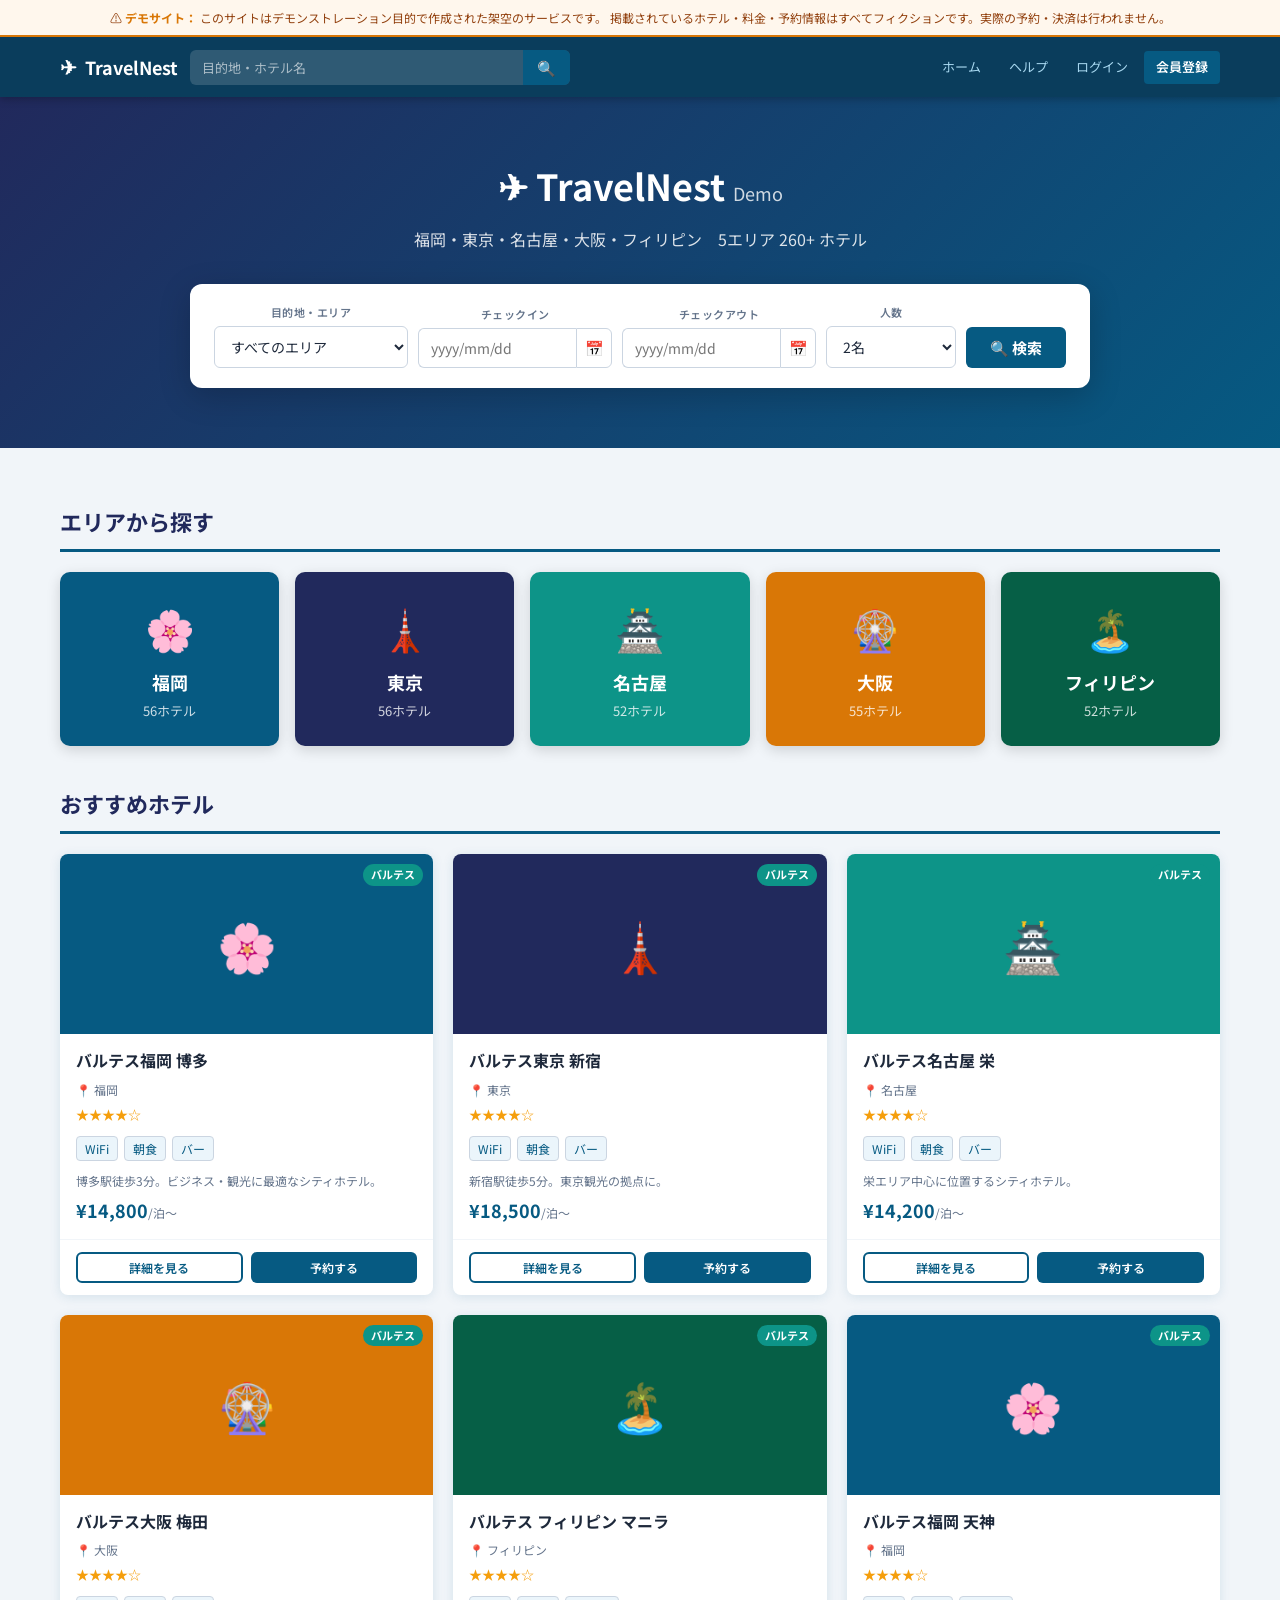
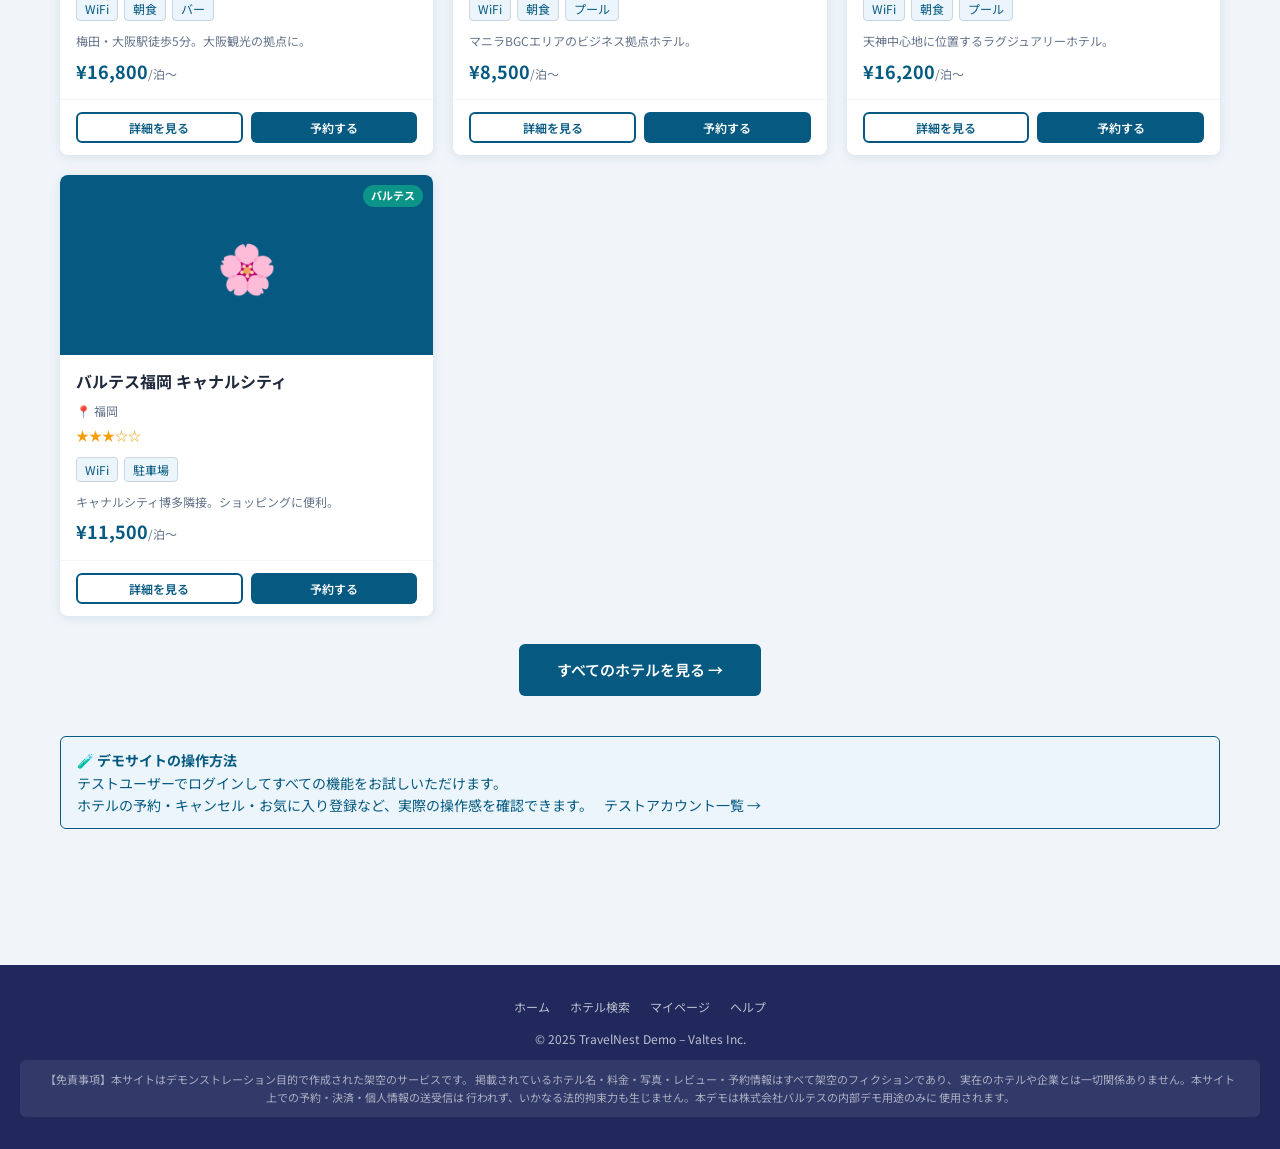
<file: index.html>
<!DOCTYPE html>
<html lang="ja">
<head>
  <meta charset="UTF-8">
  <meta name="viewport" content="width=device-width,initial-scale=1">
  <title>TravelNest Demo – トラベル予約サービス</title>
  <link rel="stylesheet" href="css/style.css">
  <link rel="preconnect" href="https://fonts.googleapis.com">
  <link href="https://fonts.googleapis.com/css2?family=Noto+Sans+JP:wght@400;600;700&display=swap" rel="stylesheet">
</head>
<body>
  <script src="data/master.js"></script>
  <script src="js/app.js"></script>
  <script src="js/layout.js"></script>

  <!-- ヒーロー -->
  <section class="hero">
    <h1>✈ TravelNest <span style="font-size:18px;font-weight:400;opacity:.8">Demo</span></h1>
    <p>福岡・東京・名古屋・大阪・フィリピン　5エリア 260+ ホテル</p>

    <div class="search-box">
      <div class="field">
        <label>目的地・エリア</label>
        <select id="s-region">
          <option value="all">すべてのエリア</option>
        </select>
      </div>
      <div class="field">
        <label>チェックイン</label>
        <div class="date-input-wrap">
          <input type="text" id="s-checkin" placeholder="yyyy/mm/dd" maxlength="10" oninput="autoFormatDate(this)">
          <div class="dp-btn-wrap" onclick="openDatePicker('s-checkin')">📅<input type="date" id="s-checkin-dp" tabindex="-1" onchange="syncFromPicker('s-checkin')"></div>
        </div>
      </div>
      <div class="field">
        <label>チェックアウト</label>
        <div class="date-input-wrap">
          <input type="text" id="s-checkout" placeholder="yyyy/mm/dd" maxlength="10" oninput="autoFormatDate(this)">
          <div class="dp-btn-wrap" onclick="openDatePicker('s-checkout')">📅<input type="date" id="s-checkout-dp" tabindex="-1" onchange="syncFromPicker('s-checkout')"></div>
        </div>
      </div>
      <div class="field" style="max-width:100px">
        <label>人数</label>
        <select id="s-guests">
          <option value="1">1名</option>
          <option value="2" selected>2名</option>
          <option value="3">3名</option>
          <option value="4">4名</option>
          <option value="5">5名以上</option>
        </select>
      </div>
      <button class="btn-search" onclick="doSearch()">🔍 検索</button>
    </div>
  </section>

  <!-- メインコンテンツ -->
  <div class="page-wrap" style="margin-top:32px;">

    <!-- 地域ピックアップ -->
    <h2 class="section-title">エリアから探す</h2>
    <div id="region-cards" style="display:grid;grid-template-columns:repeat(auto-fill,minmax(200px,1fr));gap:16px;margin-bottom:40px;"></div>

    <!-- おすすめホテル -->
    <h2 class="section-title">おすすめホテル</h2>
    <div id="featured-hotels" class="hotel-grid"></div>

    <div style="text-align:center;margin-top:28px;">
      <a href="search.html" class="btn btn-primary" style="font-size:15px;padding:12px 36px;">すべてのホテルを見る →</a>
    </div>

    <!-- デモ案内 -->
    <div class="alert alert-info" style="margin-top:40px;">
      <div>
        <strong>🧪 デモサイトの操作方法</strong><br>
        テストユーザーでログインしてすべての機能をお試しいただけます。<br>
        ホテルの予約・キャンセル・お気に入り登録など、実際の操作感を確認できます。
        <a href="help.html#accounts" style="margin-left:8px;">テストアカウント一覧 →</a>
      </div>
    </div>
  </div>

  <script>
    // ページ初期化
    document.addEventListener("DOMContentLoaded", () => {
      buildPage({ title: "ホーム", activePage: "home" });
      initDateDefaults();
      buildRegionCards();
      buildFeaturedHotels();
      buildRegionOptions();
    });

    function initDateDefaults() {
      // デフォルトは未設定。日程はdate-select.htmlで選択
    }

    function buildRegionOptions() {
      const sel = document.getElementById("s-region");
      REGIONS.forEach(r => {
        const opt = document.createElement("option");
        opt.value = r.id; opt.textContent = r.emoji + " " + r.name;
        sel.appendChild(opt);
      });
    }

    function buildRegionCards() {
      const container = document.getElementById("region-cards");
      REGIONS.forEach(r => {
        const count = HOTELS.filter(h => h.region === r.id).length;
        const card = document.createElement("div");
        card.style.cssText = `
          background:${App.hotelBgColor(r.id)};
          color:white; border-radius:10px; padding:24px 20px;
          cursor:pointer; text-align:center; transition:.2s;
          box-shadow:0 4px 14px rgba(0,0,0,.15);
        `;
        card.innerHTML = `
          <div style="font-size:40px;margin-bottom:8px;">${r.emoji}</div>
          <div style="font-size:18px;font-weight:700;margin-bottom:4px;">${r.name}</div>
          <div style="font-size:13px;opacity:.8">${count}ホテル</div>
        `;
        card.onmouseover = () => { card.style.transform = "translateY(-4px)"; card.style.boxShadow = "0 8px 24px rgba(0,0,0,.25)"; };
        card.onmouseout  = () => { card.style.transform = ""; card.style.boxShadow = "0 4px 14px rgba(0,0,0,.15)"; };
        card.onclick = () => {
          App.saveSearchParams({ region: r.id });
          window.location.href = "search.html";
        };
        container.appendChild(card);
      });
    }

    function buildFeaturedHotels() {
      // 各エリアから高評価ホテルを1件ずつ
      const featured = REGIONS.map(r =>
        HOTELS.filter(h => h.region === r.id && h.stars >= 4)[0]
      ).filter(Boolean);
      // バルテスシリーズも追加
      const valtes = HOTELS.filter(h => h.name.includes("バルテス")).slice(0,3);
      const all = [...new Map([...featured, ...valtes].map(h => [h.id, h])).values()].slice(0,8);

      const container = document.getElementById("featured-hotels");
      all.forEach(h => {
        container.appendChild(createHotelCard(h));
      });
    }

    function createHotelCard(h) {
      const region = App.getRegionById(h.region);
      const card = document.createElement("div");
      card.className = "hotel-card";
      card.innerHTML = `
        <div class="hotel-card-img" style="background:${App.hotelBgColor(h.region)}">
          <span>${region?.emoji || "🏨"}</span>
          ${h.name.includes("バルテス") ? `<span class="tag-ribbon">バルテス</span>` : ""}
        </div>
        <div class="hotel-card-body">
          <div class="hotel-card-name">${h.name}</div>
          <div class="hotel-card-region">📍 ${App.regionName(h.region)}</div>
          <div class="hotel-stars">${App.starsHtml(h.stars)}</div>
          <div class="facility-tags" style="margin:4px 0">
            ${h.facilities.slice(0,3).map(f=>`<span class="facility-tag">${f}</span>`).join("")}
          </div>
          <p style="font-size:12px;color:var(--gray);flex:1">${h.desc}</p>
          <div class="hotel-card-price">${App.fmtPrice(h.priceBase)}<span>/泊〜</span></div>
        </div>
        <div class="hotel-card-actions">
          <button class="btn btn-secondary btn-sm" onclick="openDetail('${h.id}')">詳細を見る</button>
          <button class="btn btn-primary btn-sm" onclick="bookHotel('${h.id}')">予約する</button>
        </div>
      `;
      return card;
    }

    function openDetail(hotelId) {
      window.open(`hotel.html?id=${hotelId}`, "_blank");
    }

    function bookHotel(hotelId) {
      if (!App.requireLogin()) return;
      const ci = App.parseDateStr(document.getElementById("s-checkin")?.value || "");
      const co = App.parseDateStr(document.getElementById("s-checkout")?.value || "");
      const guests = document.getElementById("s-guests").value;
      const sp = App.loadSearchParams();
      sp.hotelId = hotelId;
      sp.guests  = guests;
      if (ci) sp.checkin  = ci;
      if (co) sp.checkout = co;
      App.saveSearchParams(sp);
      window.location.href = `date-select.html?hotelId=${hotelId}`;
    }

    function doSearch() {
      const region   = document.getElementById("s-region").value;
      const checkin  = App.parseDateStr(document.getElementById("s-checkin").value);
      const checkout = App.parseDateStr(document.getElementById("s-checkout").value);
      const guests   = document.getElementById("s-guests").value;
      App.saveSearchParams({ region, checkin, checkout, guests });
      App.showLoading("ホテルを検索中...");
      setTimeout(() => {
        App.hideLoading();
        window.location.href = "search.html";
      }, 3000 + Math.random() * 2000);
    }
  </script>
</body>
</html>
</file>
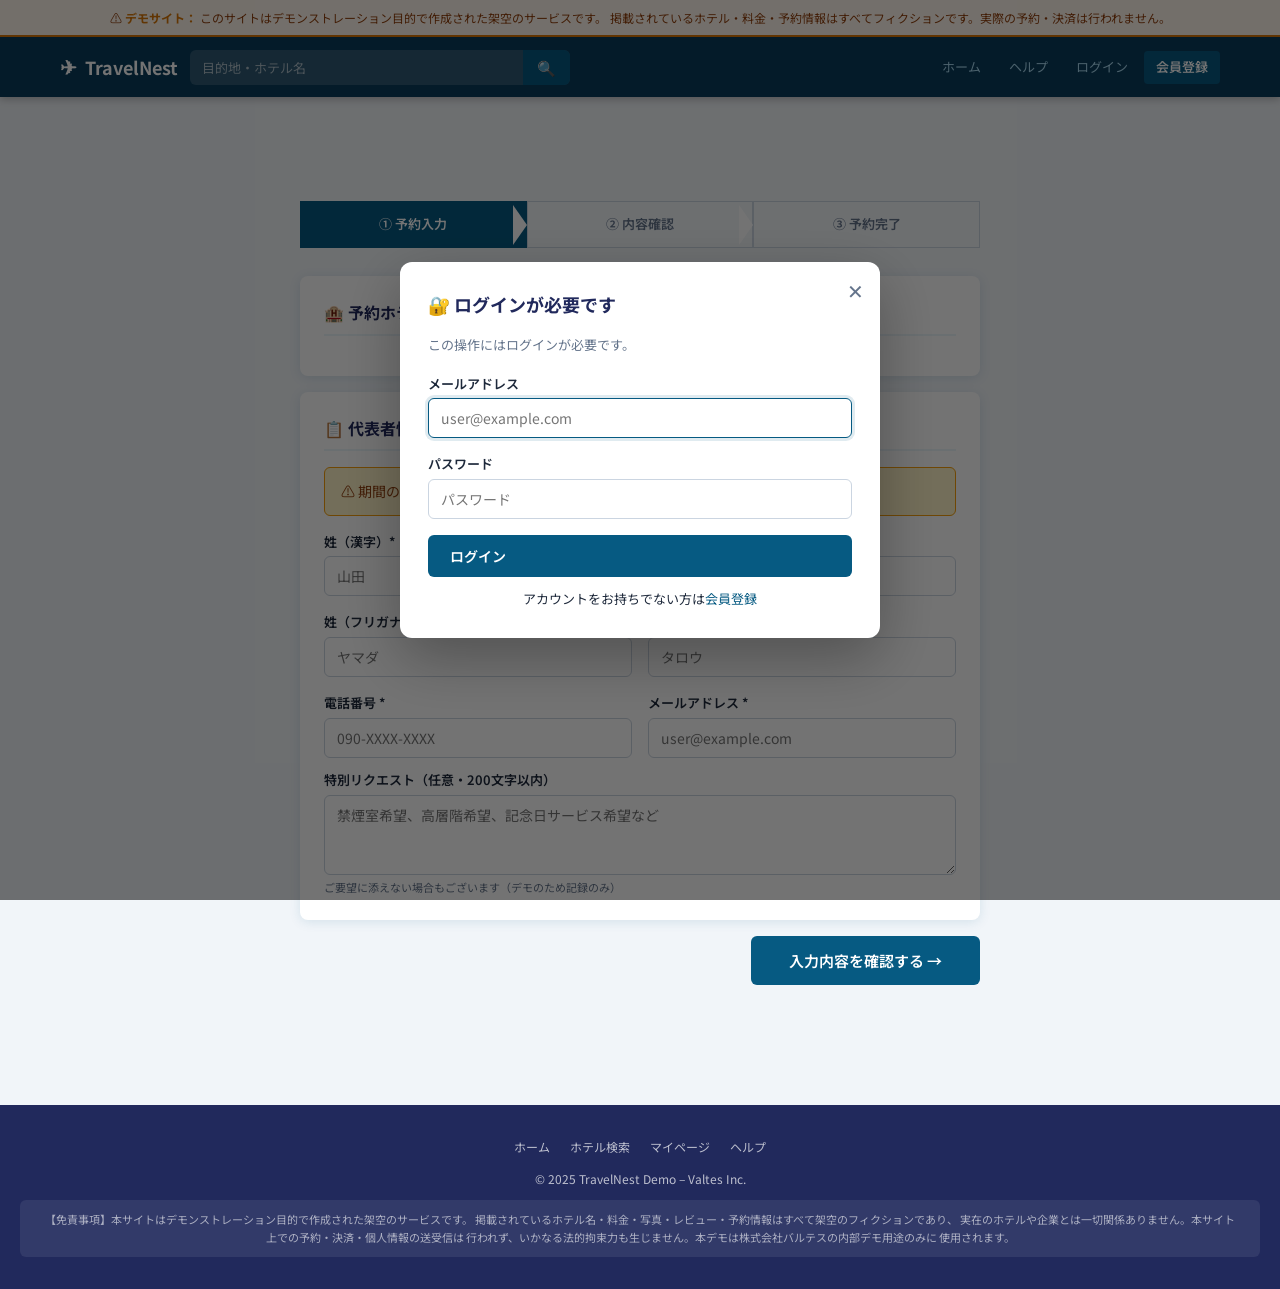
<file: booking.html>
<!DOCTYPE html>
<html lang="ja">
<head>
  <meta charset="UTF-8">
  <meta name="viewport" content="width=device-width,initial-scale=1">
  <title>予約入力 | TravelNest Demo</title>
  <link rel="stylesheet" href="css/style.css">
  <link href="https://fonts.googleapis.com/css2?family=Noto+Sans+JP:wght@400;600;700&display=swap" rel="stylesheet">
</head>
<body>
  <script src="data/master.js"></script>
  <script src="js/app.js"></script>
  <script src="js/layout.js"></script>

  <div class="page-wrap" style="margin-top:80px;max-width:720px">
    <!-- ステップバー -->
    <div class="step-bar">
      <div class="step-item active" id="step1-tab">① 予約入力</div>
      <div class="step-item" id="step2-tab">② 内容確認</div>
      <div class="step-item" id="step3-tab">③ 予約完了</div>
    </div>

    <!-- STEP 1 -->
    <div id="step1">
      <div class="form-section" style="margin-bottom:16px">
        <h3>🏨 予約ホテル</h3>
        <div id="hotel-summary"></div>
      </div>

      <div class="form-section" style="margin-bottom:16px">
        <h3>📋 代表者情報</h3>
        <div class="alert alert-warn" style="margin-bottom:16px">
          ⚠️ 期間の重複する予約は確認画面への進行時に自動チェックされます。
        </div>
        <div style="display:grid;grid-template-columns:1fr 1fr;gap:16px">
          <div class="form-group" id="g-sei">
            <label>姓（漢字）*</label>
            <input type="text" id="b-sei" placeholder="山田">
            <span class="error-msg">必須項目です</span>
          </div>
          <div class="form-group" id="g-mei">
            <label>名（漢字）*</label>
            <input type="text" id="b-mei" placeholder="太郎">
            <span class="error-msg">必須項目です</span>
          </div>
          <div class="form-group" id="g-kana-sei">
            <label>姓（フリガナ）*</label>
            <input type="text" id="b-kana-sei" placeholder="ヤマダ">
            <span class="error-msg">必須項目です</span>
          </div>
          <div class="form-group" id="g-kana-mei">
            <label>名（フリガナ）*</label>
            <input type="text" id="b-kana-mei" placeholder="タロウ">
            <span class="error-msg">必須項目です</span>
          </div>
          <div class="form-group" id="g-phone">
            <label>電話番号 *</label>
            <input type="tel" id="b-phone" placeholder="090-XXXX-XXXX">
            <span class="error-msg">正しい形式で入力してください</span>
          </div>
          <div class="form-group" id="g-email">
            <label>メールアドレス *</label>
            <input type="email" id="b-email" placeholder="user@example.com">
            <span class="error-msg">正しいメールアドレスを入力してください</span>
          </div>
        </div>
        <div class="form-group" style="margin-top:12px">
          <label>特別リクエスト（任意・200文字以内）</label>
          <textarea id="b-special" rows="3" maxlength="200" placeholder="禁煙室希望、高層階希望、記念日サービス希望など"></textarea>
          <span class="hint">ご要望に添えない場合もございます（デモのため記録のみ）</span>
        </div>
      </div>

      <div id="err-step1" class="alert alert-danger hidden"></div>

      <div style="text-align:right">
        <button class="btn btn-primary" style="font-size:15px;padding:12px 36px" onclick="goToStep2()">
          入力内容を確認する →
        </button>
      </div>
    </div>

    <!-- STEP 2 -->
    <div id="step2" class="hidden">
      <div class="form-section" style="margin-bottom:16px">
        <h3>✅ 予約内容のご確認</h3>
        <table class="confirm-table" id="confirm-table"></table>
      </div>

      <div id="err-step2" class="alert alert-danger hidden"></div>

      <div style="display:flex;gap:12px;justify-content:space-between">
        <button class="btn btn-secondary" onclick="backToStep1()">← 入力内容を修正する</button>
        <button class="btn btn-success" style="font-size:15px;padding:12px 36px" onclick="confirmBooking()">
          予約を確定する ✔
        </button>
      </div>
    </div>

    <!-- STEP 3 -->
    <div id="step3" class="hidden">
      <div class="form-section" style="text-align:center;padding:40px 28px">
        <div style="font-size:64px;margin-bottom:16px">✅</div>
        <h2 style="font-size:24px;color:var(--success);margin-bottom:8px">予約が完了しました！</h2>
        <p style="color:var(--gray);margin-bottom:24px">確認メールをお送りしました（デモのため実際には送信されません）</p>

        <div class="booking-no-box">
          <div class="label">予約番号</div>
          <div class="number" id="complete-no"></div>
        </div>

        <div id="complete-summary" style="text-align:left;margin:20px 0"></div>

        <div style="display:flex;gap:12px;justify-content:center;flex-wrap:wrap">
          <a href="mypage.html" class="btn btn-primary">予約履歴を確認する</a>
          <a href="index.html" class="btn btn-secondary">トップに戻る</a>
        </div>
      </div>
    </div>
  </div>

  <script>
    let bookingHotel = null;
    let sp = {};
    let formData = {};

    document.addEventListener("DOMContentLoaded", () => {
      buildPage({ title: "予約入力" });
      if (!App.requireLogin()) return;

      sp = App.loadSearchParams();
      if (!sp.hotelId) { window.location.href = "search.html"; return; }
      if (!sp.checkin || !sp.checkout) { window.location.href = `date-select.html?hotelId=${sp.hotelId}`; return; }

      bookingHotel = App.getHotelById(sp.hotelId);
      if (!bookingHotel) { window.location.href = "search.html"; return; }

      // ホテルサマリー
      const nights = App.calcNights(sp.checkin, sp.checkout);
      const price  = sp.roomPrice || bookingHotel.priceBase;
      const total  = price * nights * (sp.rooms || 1);

      document.getElementById("hotel-summary").innerHTML = `
        <div style="display:flex;gap:16px;align-items:center;flex-wrap:wrap">
          <div style="font-size:36px">${App.getRegionById(bookingHotel.region)?.emoji || "🏨"}</div>
          <div>
            <div style="font-size:16px;font-weight:700">${bookingHotel.name}</div>
            <div style="font-size:13px;color:var(--gray)">📍 ${App.regionName(bookingHotel.region)} &nbsp; ${App.starsHtml(bookingHotel.stars)}</div>
          </div>
          <div style="margin-left:auto;text-align:right">
            <div style="font-size:12px;color:var(--gray)">${App.fmtDateJP(sp.checkin)} → ${App.fmtDateJP(sp.checkout)}</div>
            <div style="font-size:12px;color:var(--gray)">${nights}泊 / 大人${sp.guests || 2}名 / ${sp.roomType || "スタンダードダブル"}</div>
            <div style="font-size:20px;font-weight:700;color:var(--primary)">${App.fmtPrice(total)}</div>
          </div>
        </div>`;

      // ログインユーザーの情報を自動補完
      const u = App.currentUser();
      if (u) {
        const [sei, mei] = u.name.split(" ");
        document.getElementById("b-sei").value  = sei || "";
        document.getElementById("b-mei").value  = mei || "";
        document.getElementById("b-email").value = u.email;
        document.getElementById("b-phone").value = u.phone;
      }

      sp.totalPrice = total;
      sp.nights = nights;
      App.saveSearchParams(sp);
    });

    function goToStep2() {
      const sei      = document.getElementById("b-sei").value.trim();
      const mei      = document.getElementById("b-mei").value.trim();
      const kanaSei  = document.getElementById("b-kana-sei").value.trim();
      const kanaMei  = document.getElementById("b-kana-mei").value.trim();
      const phone    = document.getElementById("b-phone").value.trim();
      const email    = document.getElementById("b-email").value.trim();
      const special  = document.getElementById("b-special").value.trim();

      let valid = true;
      const req = [
        ["g-sei",sei], ["g-mei",mei], ["g-kana-sei",kanaSei],
        ["g-kana-mei",kanaMei], ["g-phone",phone], ["g-email",email]
      ];
      req.forEach(([id, val]) => {
        const g = document.getElementById(id);
        if (!val) { g.classList.add("has-error"); valid = false; }
        else g.classList.remove("has-error");
      });
      if (!email.includes("@")) { document.getElementById("g-email").classList.add("has-error"); valid = false; }

      if (!valid) {
        document.getElementById("err-step1").textContent = "必須項目を正しく入力してください。";
        document.getElementById("err-step1").classList.remove("hidden");
        return;
      }
      document.getElementById("err-step1").classList.add("hidden");

      formData = { sei, mei, kanaSei, kanaMei, phone, email, special };

      // 確認テーブル
      const nights = sp.nights || App.calcNights(sp.checkin, sp.checkout);
      const total  = sp.totalPrice || (bookingHotel.priceBase * nights);
      const rows = [
        ["ホテル",        bookingHotel.name],
        ["部屋タイプ",    sp.roomType || "スタンダードダブル"],
        ["チェックイン",  App.fmtDateJP(sp.checkin)],
        ["チェックアウト",App.fmtDateJP(sp.checkout)],
        [`宿泊数 / 人数`, `${nights}泊 / 大人${sp.guests || 2}名`],
        ["代表者氏名",    `${sei} ${mei}（${kanaSei} ${kanaMei}）`],
        ["電話番号",      phone],
        ["メールアドレス",email],
        ...(special ? [["特別リクエスト", special]] : []),
        ["合計金額",      App.fmtPrice(total)],
      ];
      const tbody = document.getElementById("confirm-table");
      tbody.innerHTML = rows.map(([k,v]) => `<tr><td>${k}</td><td>${v}</td></tr>`).join("");

      document.getElementById("step1").classList.add("hidden");
      document.getElementById("step2").classList.remove("hidden");
      document.getElementById("step1-tab").className = "step-item done";
      document.getElementById("step2-tab").className = "step-item active";
      window.scrollTo(0,0);
    }

    function backToStep1() {
      document.getElementById("step2").classList.add("hidden");
      document.getElementById("step1").classList.remove("hidden");
      document.getElementById("step1-tab").className = "step-item active";
      document.getElementById("step2-tab").className = "step-item";
    }

    function confirmBooking() {
      const res = App.createBooking({
        userId:    App.currentUser().id,
        hotelId:   sp.hotelId,
        checkin:   sp.checkin,
        checkout:  sp.checkout,
        guests:    +(sp.guests || 2),
        rooms:     +(sp.rooms || 1),
        roomType:  sp.roomType || "スタンダードダブル",
        totalPrice:sp.totalPrice || bookingHotel.priceBase * App.calcNights(sp.checkin, sp.checkout),
        specialRequest: formData.special,
      });

      if (!res.ok) {
        document.getElementById("err-step2").textContent = res.msg;
        document.getElementById("err-step2").classList.remove("hidden");
        return;
      }

      // 完了画面
      document.getElementById("step2").classList.add("hidden");
      document.getElementById("step3").classList.remove("hidden");
      document.getElementById("step2-tab").className = "step-item done";
      document.getElementById("step3-tab").className = "step-item active";

      document.getElementById("complete-no").textContent = res.booking.bookingNo;
      document.getElementById("complete-summary").innerHTML = `
        <table class="confirm-table">
          <tr><td>ホテル</td><td>${bookingHotel.name}</td></tr>
          <tr><td>チェックイン</td><td>${App.fmtDateJP(sp.checkin)}</td></tr>
          <tr><td>チェックアウト</td><td>${App.fmtDateJP(sp.checkout)}</td></tr>
          <tr><td>合計金額</td><td>${App.fmtPrice(res.booking.totalPrice)}</td></tr>
        </table>`;

      window.scrollTo(0,0);
      // 検索パラメータをクリア
      App.saveSearchParams({});
    }
  </script>
</body>
</html>
</file>
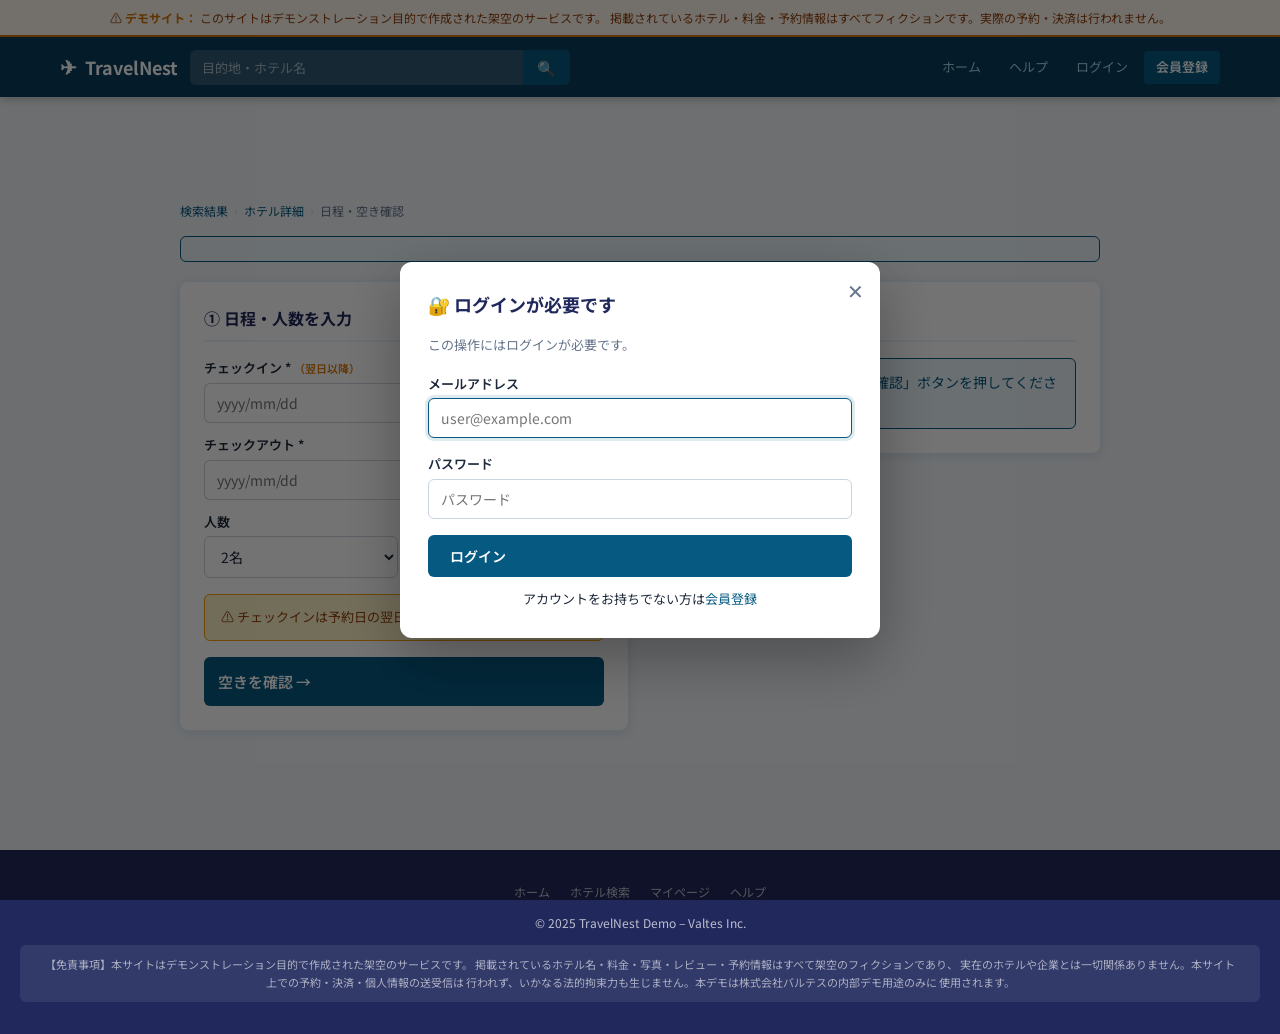
<file: date-select.html>
<!DOCTYPE html>
<html lang="ja">
<head>
  <meta charset="UTF-8">
  <meta name="viewport" content="width=device-width,initial-scale=1">
  <title>日程・空き確認 | TravelNest Demo</title>
  <link rel="stylesheet" href="css/style.css">
  <link href="https://fonts.googleapis.com/css2?family=Noto+Sans+JP:wght@400;600;700&display=swap" rel="stylesheet">
</head>
<body>
  <script src="data/master.js"></script>
  <script src="js/app.js"></script>
  <script src="js/layout.js"></script>

  <div class="page-wrap" style="margin-top:80px;max-width:960px">
    <div class="breadcrumb">
      <a href="search.html">検索結果</a>
      <span class="sep">›</span>
      <a id="hotel-detail-link" href="#">ホテル詳細</a>
      <span class="sep">›</span>
      <span>日程・空き確認</span>
    </div>

    <div id="hotel-info-banner" class="alert alert-info" style="margin-bottom:20px"></div>

    <div class="date-select-grid">

      <!-- ① 日程・人数入力（左） -->
      <div class="form-section">
        <h3>① 日程・人数を入力</h3>

        <div class="form-group" id="ci-group" style="margin-bottom:12px">
          <label>チェックイン * <span style="font-size:11px;color:var(--warn)">（翌日以降）</span></label>
          <div class="date-input-wrap">
            <input type="text" id="ds-checkin" placeholder="yyyy/mm/dd" maxlength="10"
              oninput="autoFormatDate(this);validateCheckin()">
            <div class="dp-btn-wrap" onclick="openDatePicker('ds-checkin')">📅
              <input type="date" id="ds-checkin-dp" tabindex="-1"
                onchange="syncFromPicker('ds-checkin');validateCheckin()">
            </div>
          </div>
          <span class="error-msg">チェックインは翌日以降のみ指定できます</span>
        </div>

        <div class="form-group" id="co-group" style="margin-bottom:12px">
          <label>チェックアウト *</label>
          <div class="date-input-wrap">
            <input type="text" id="ds-checkout" placeholder="yyyy/mm/dd" maxlength="10"
              oninput="autoFormatDate(this);validateDates()">
            <div class="dp-btn-wrap" onclick="openDatePicker('ds-checkout')">📅
              <input type="date" id="ds-checkout-dp" tabindex="-1"
                onchange="syncFromPicker('ds-checkout');validateDates()">
            </div>
          </div>
          <span class="error-msg">チェックアウトはチェックイン翌日以降です</span>
        </div>

        <div style="display:grid;grid-template-columns:1fr 1fr;gap:12px;margin-bottom:16px">
          <div class="form-group">
            <label>人数</label>
            <select id="ds-guests">
              <option value="1">1名</option>
              <option value="2" selected>2名</option>
              <option value="3">3名</option>
              <option value="4">4名</option>
            </select>
          </div>
          <div class="form-group">
            <label>部屋数</label>
            <select id="ds-rooms">
              <option value="1" selected>1室</option>
              <option value="2">2室</option>
              <option value="3">3室</option>
            </select>
          </div>
        </div>

        <div class="alert alert-warn" style="margin-bottom:16px;font-size:13px">
          ⚠️ チェックインは予約日の翌日以降のみ選択できます
        </div>

        <button class="btn btn-primary" style="width:100%;font-size:15px;padding:12px" onclick="checkAvailability()">
          空きを確認 →
        </button>
      </div>

      <!-- ② 空き確認結果（右） -->
      <div>
        <div class="form-section">
          <h3>② 空き確認結果</h3>
          <div id="avail-placeholder" class="alert alert-info" style="margin-bottom:0">
            左の日程を入力して「空きを確認」ボタンを押してください。
          </div>
          <div id="avail-result" class="hidden"></div>
        </div>
      </div>

    </div>
  </div>

  <script>
    let currentHotel = null;
    let nightsCount  = 0;

    document.addEventListener("DOMContentLoaded", () => {
      buildPage({ title: "日程・空き確認" });
      if (!App.requireLogin()) return;

      const params  = new URLSearchParams(window.location.search);
      const hotelId = params.get("hotelId") || App.loadSearchParams().hotelId;
      if (!hotelId) { window.location.href = "search.html"; return; }

      currentHotel = App.getHotelById(hotelId);
      if (!currentHotel) { window.location.href = "search.html"; return; }

      document.getElementById("hotel-info-banner").innerHTML =
        `🏨 <strong>${currentHotel.name}</strong> &nbsp;📍 ${App.regionName(currentHotel.region)} &nbsp; ${App.starsHtml(currentHotel.stars)}`;
      document.getElementById("hotel-detail-link").href = `hotel.html?id=${currentHotel.id}`;

      const sp = App.loadSearchParams();

      // 日付を反映（テキスト + ピッカー両方）
      if (sp.checkin) {
        document.getElementById("ds-checkin").value    = sp.checkin.replace(/-/g, "/");
        document.getElementById("ds-checkin-dp").value = sp.checkin;
      }
      if (sp.checkout) {
        document.getElementById("ds-checkout").value    = sp.checkout.replace(/-/g, "/");
        document.getElementById("ds-checkout-dp").value = sp.checkout;
      }
      document.getElementById("ds-guests").value = sp.guests || "2";

      // 日程が既に指定されている場合は自動で空き確認を実行
      if (sp.checkin && sp.checkout) {
        setTimeout(() => checkAvailability(false), 100);
      }
    });

    function validateCheckin() {
      const ci      = App.parseDateStr(document.getElementById("ds-checkin").value);
      const tomorrow = new Date(); tomorrow.setDate(tomorrow.getDate() + 1); tomorrow.setHours(0,0,0,0);
      const ciG     = document.getElementById("ci-group");

      if (ci && new Date(ci + "T00:00:00") < tomorrow) {
        ciG.classList.add("has-error");
      } else {
        ciG.classList.remove("has-error");
        if (ci) {
          const coDate   = new Date(ci + "T00:00:00"); coDate.setDate(coDate.getDate() + 1);
          const coParsed = App.parseDateStr(document.getElementById("ds-checkout").value);
          if (!coParsed || coParsed <= ci) {
            const fmt = App.fmtDate(coDate);
            document.getElementById("ds-checkout").value    = fmt.replace(/-/g, "/");
            document.getElementById("ds-checkout-dp").value = fmt;
          }
        }
      }
    }

    function validateDates() {
      const ci  = App.parseDateStr(document.getElementById("ds-checkin").value);
      const co  = App.parseDateStr(document.getElementById("ds-checkout").value);
      const coG = document.getElementById("co-group");
      if (ci && co && co <= ci) coG.classList.add("has-error");
      else coG.classList.remove("has-error");
    }

    function checkAvailability(withLoading = true) {
      const ci = App.parseDateStr(document.getElementById("ds-checkin").value);
      const co = App.parseDateStr(document.getElementById("ds-checkout").value);
      const g  = +document.getElementById("ds-guests").value;
      const r  = +document.getElementById("ds-rooms").value;

      if (!ci || !co) { if (withLoading) App.showToast("日程を入力してください", "error"); return; }
      const tomorrow = new Date(); tomorrow.setDate(tomorrow.getDate() + 1); tomorrow.setHours(0,0,0,0);
      if (new Date(ci + "T00:00:00") < tomorrow) { if (withLoading) App.showToast("チェックインは翌日以降のみ指定できます", "error"); return; }
      if (co <= ci) { if (withLoading) App.showToast("チェックアウトはチェックイン翌日以降です", "error"); return; }

      const doRender = () => {
        nightsCount = App.calcNights(ci, co);
        const avail = App.checkAvailability(currentHotel.id, ci, co);

        document.getElementById("avail-placeholder").classList.add("hidden");
        const result = document.getElementById("avail-result");
        result.classList.remove("hidden");

        const DOW_JP = ["日","月","火","水","木","金","土"];

        const blockedHtml = avail.blockedDays.length > 0
          ? `<div class="alert alert-warn" style="margin-bottom:12px;font-size:13px">
               ⚠️ 以下の日程が満室のため、この期間は予約できません。<br>
               ${avail.blockedDays.map(d => {
                 const dt = new Date(d + "T00:00:00");
                 return `<strong>${dt.getMonth()+1}月${dt.getDate()}日（${DOW_JP[dt.getDay()]}）</strong>`;
               }).join("、")}
             </div>`
          : `<div class="alert alert-success" style="margin-bottom:12px;font-size:13px">
               ✅ ${App.fmtDateJP(ci)} → ${App.fmtDateJP(co)}<br>
               ${nightsCount}泊 / 大人${g}名
             </div>`;

        result.innerHTML = `
          ${blockedHtml}
          <div style="overflow-x:auto">
            <table style="width:100%;border-collapse:collapse;font-size:13px">
              <thead>
                <tr>
                  <th style="background:var(--accent);color:white;padding:8px 10px;text-align:left">部屋タイプ</th>
                  <th style="background:var(--accent);color:white;padding:8px 10px;text-align:right">1泊</th>
                  <th style="background:var(--accent);color:white;padding:8px 10px;text-align:right">合計</th>
                  <th style="background:var(--accent);color:white;padding:8px 10px;text-align:center">空室</th>
                  <th style="background:var(--accent);color:white;padding:8px 10px"></th>
                </tr>
              </thead>
              <tbody>
                ${avail.rooms.map((rm, i) => {
                  const total = rm.price * nightsCount * r;
                  return `
                    <tr style="background:${i%2===0?'white':'var(--gray-lt)'}">
                      <td style="padding:8px 10px;font-weight:600;font-size:12px">${rm.type}</td>
                      <td style="padding:8px 10px;text-align:right;color:var(--primary);font-weight:700">${App.fmtPrice(rm.price)}</td>
                      <td style="padding:8px 10px;text-align:right;font-weight:700">${App.fmtPrice(total)}</td>
                      <td style="padding:8px 10px;text-align:center">
                        <span class="badge ${rm.available?'badge-success':'badge-danger'}">${rm.available?'空あり':'満室'}</span>
                      </td>
                      <td style="padding:8px 10px;text-align:center">
                        ${rm.available
                          ? `<button class="btn btn-primary btn-sm" onclick="selectRoom('${rm.type.replace(/'/g,"\\'")}',${rm.price},${total},'${ci}','${co}',${g},${r})">予　約</button>`
                          : `<span style="font-size:11px;color:var(--gray)">満室</span>`
                        }
                      </td>
                    </tr>`;
                }).join("")}
              </tbody>
            </table>
          </div>`;

        const sp = App.loadSearchParams();
        sp.hotelId = currentHotel.id;
        sp.checkin = ci; sp.checkout = co;
        sp.guests = g;   sp.rooms = r;
        App.saveSearchParams(sp);
      };

      if (withLoading) {
        App.showLoading("空きを確認中...");
        setTimeout(() => { App.hideLoading(); doRender(); }, 3000 + Math.random() * 2000);
      } else {
        doRender();
      }
    }

    function selectRoom(type, price, total, ci, co, g, r) {
      const sp = App.loadSearchParams();
      sp.roomType   = type;
      sp.roomPrice  = price;
      sp.totalPrice = total;
      sp.checkin    = ci;
      sp.checkout   = co;
      sp.guests     = g;
      sp.rooms      = r;
      App.saveSearchParams(sp);
      window.location.href = "booking.html";
    }
  </script>
</body>
</html>
</file>
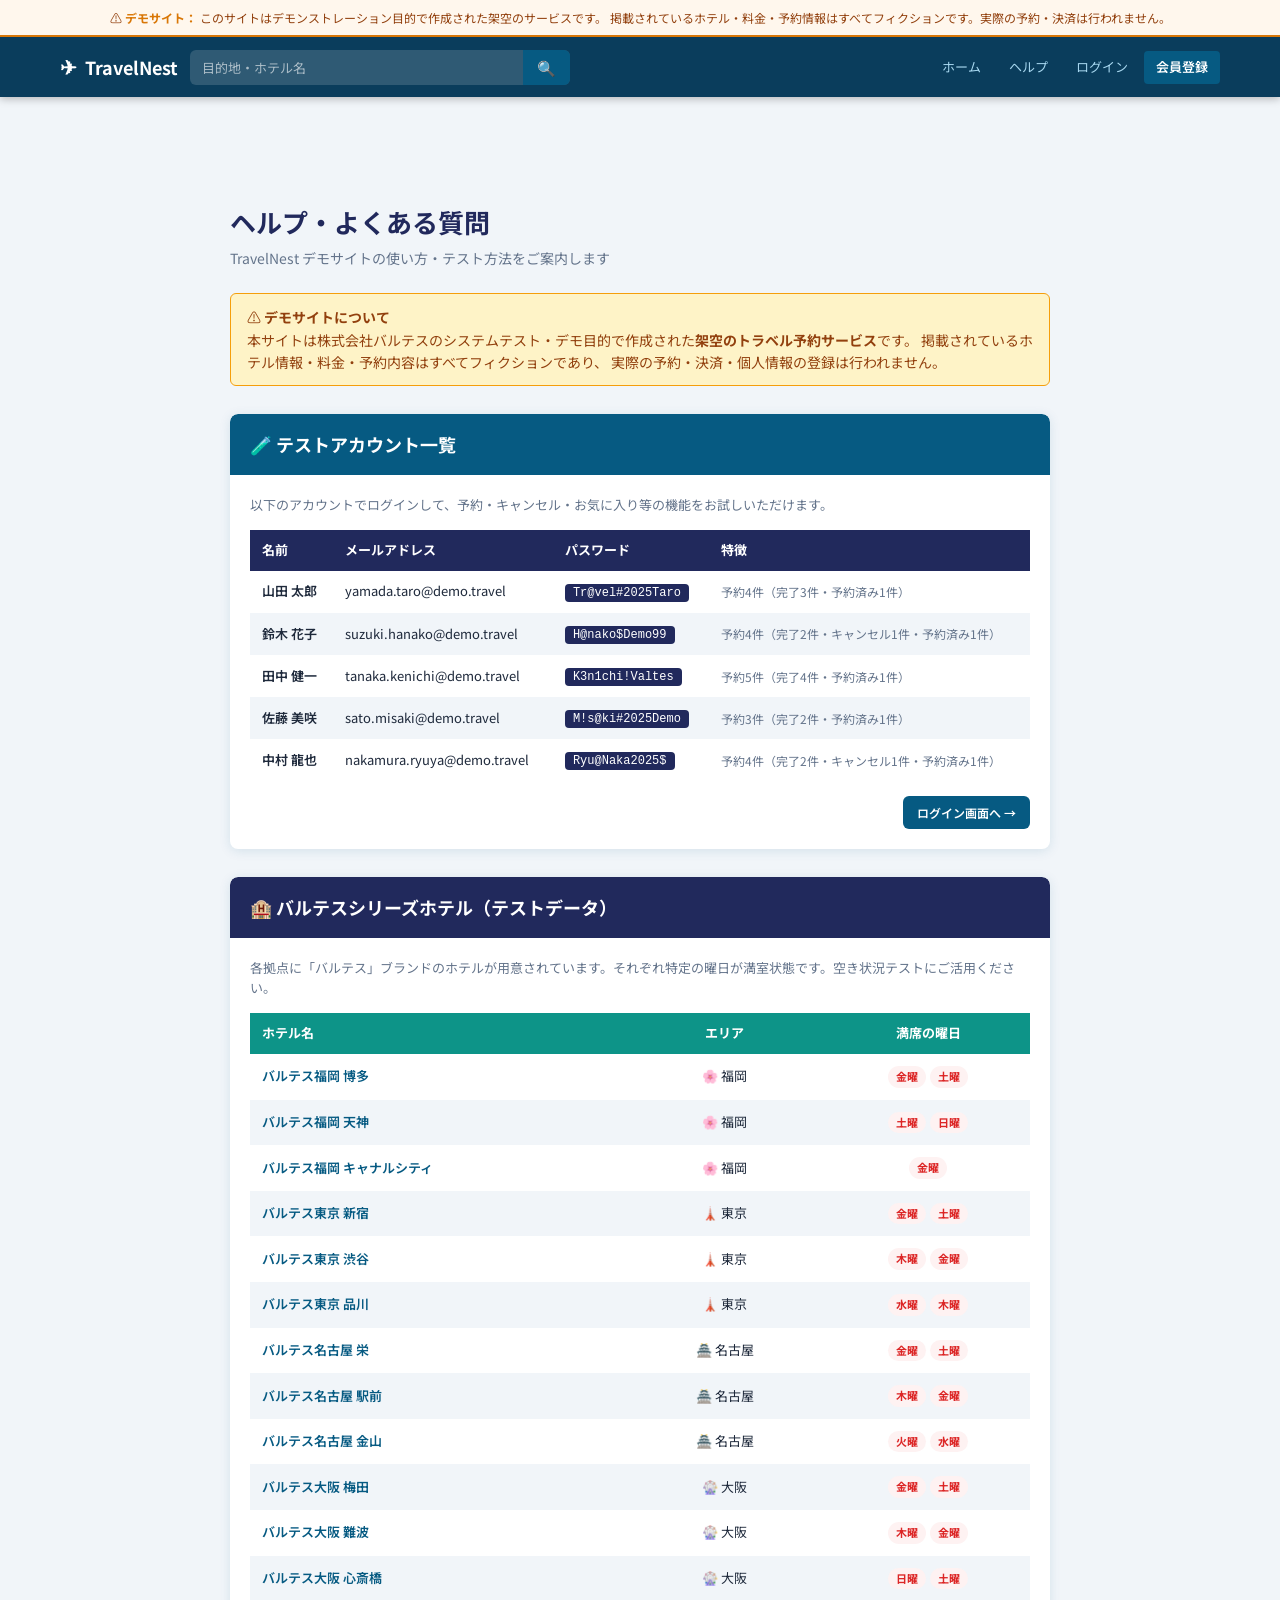
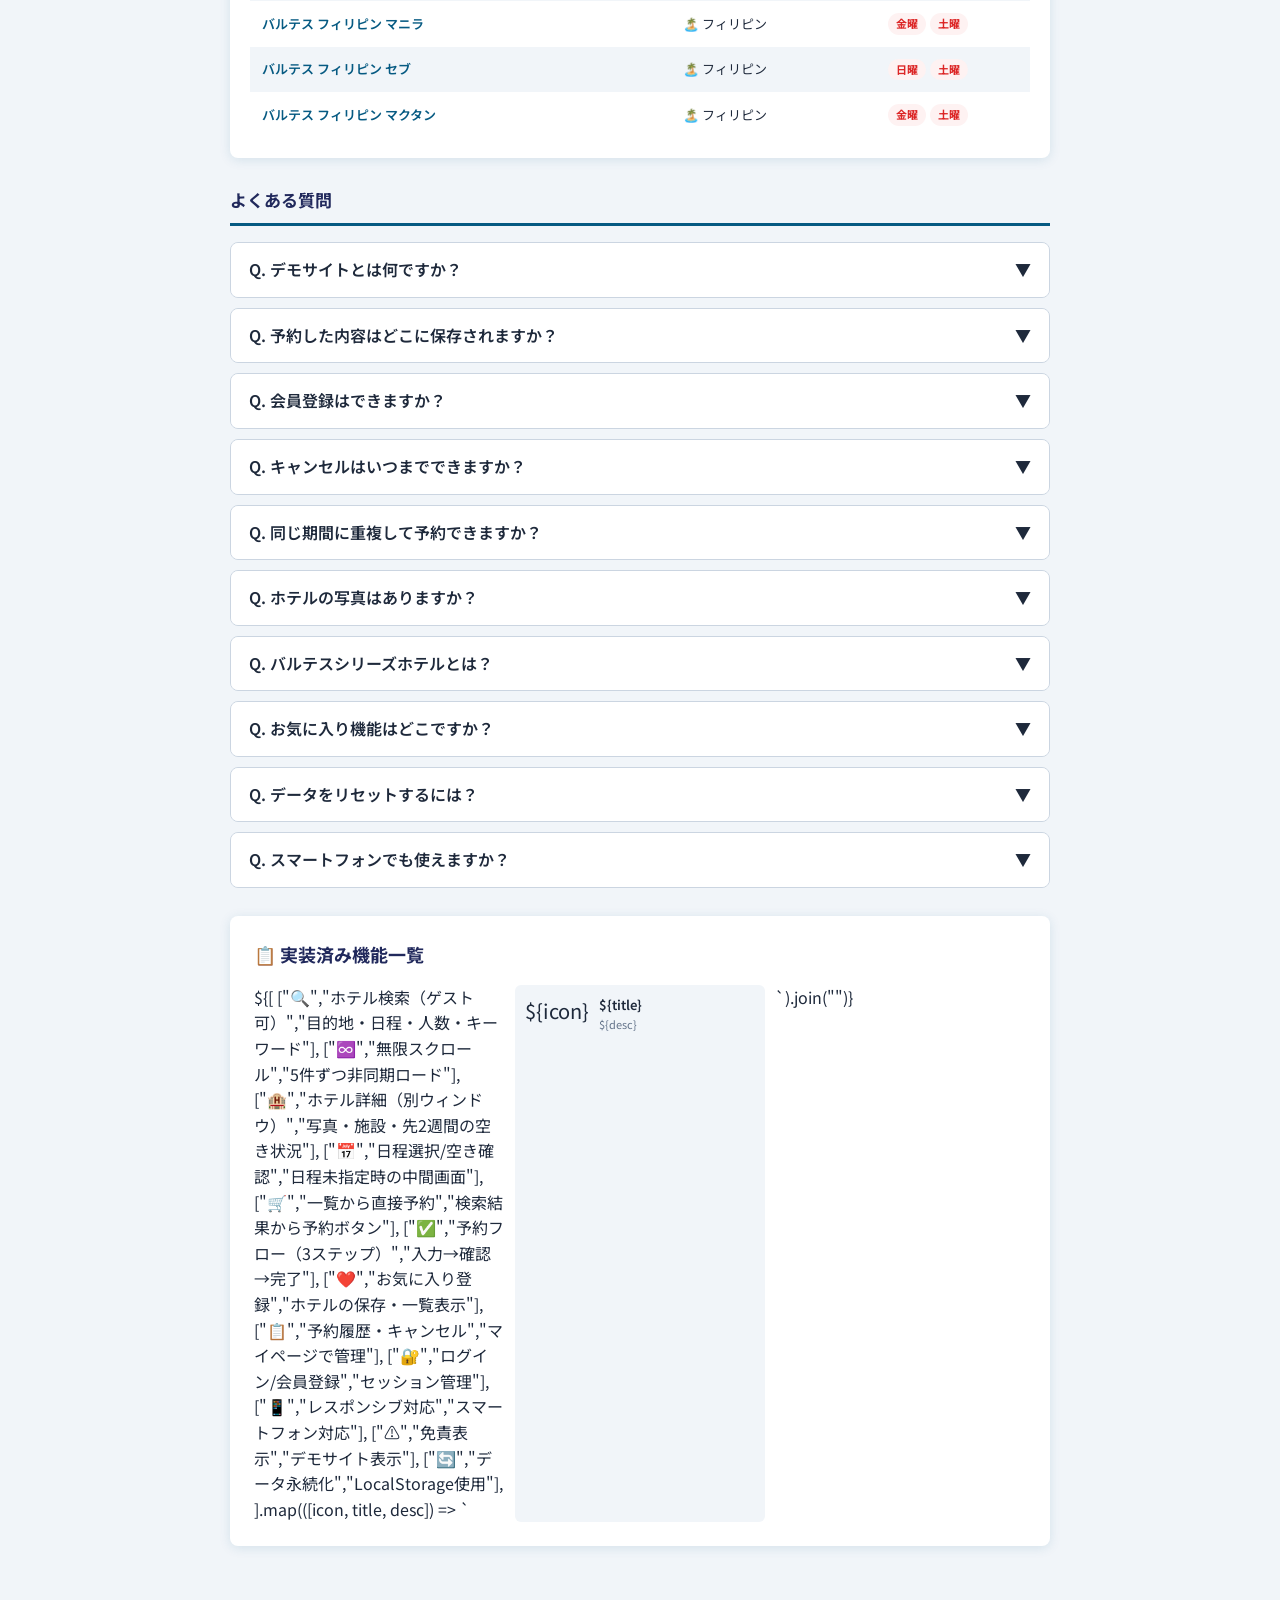
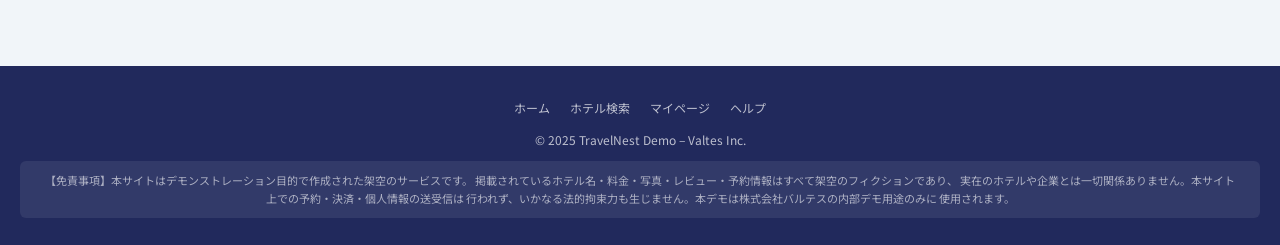
<file: help.html>
<!DOCTYPE html>
<html lang="ja">
<head>
  <meta charset="UTF-8">
  <meta name="viewport" content="width=device-width,initial-scale=1">
  <title>ヘルプ | TravelNest Demo</title>
  <link rel="stylesheet" href="css/style.css">
  <link href="https://fonts.googleapis.com/css2?family=Noto+Sans+JP:wght@400;600;700&display=swap" rel="stylesheet">
  <style>
    .faq-item { border: 1px solid var(--gray-bd); border-radius: 8px; margin-bottom: 10px; overflow: hidden; }
    .faq-q { padding: 14px 18px; cursor: pointer; font-weight: 600; display: flex; justify-content: space-between; align-items: center; background: white; transition: .2s; }
    .faq-q:hover { background: var(--light-bg); }
    .faq-a { padding: 14px 18px; background: var(--gray-lt); font-size: 14px; color: var(--gray); line-height: 1.7; display: none; }
    .faq-item.open .faq-a { display: block; }
    .faq-item.open .faq-q { background: var(--light-bg); color: var(--primary); }
  </style>
</head>
<body>
  <script src="data/master.js"></script>
  <script src="js/app.js"></script>
  <script src="js/layout.js"></script>

  <div class="page-wrap" style="margin-top:80px;max-width:860px">
    <div class="page-title">ヘルプ・よくある質問</div>
    <div class="page-subtitle">TravelNest デモサイトの使い方・テスト方法をご案内します</div>

    <!-- デモサイト説明 -->
    <div class="alert alert-warn" style="margin-bottom:28px;font-size:14px">
      <div>
        ⚠️ <strong>デモサイトについて</strong><br>
        本サイトは株式会社バルテスのシステムテスト・デモ目的で作成された<strong>架空のトラベル予約サービス</strong>です。
        掲載されているホテル情報・料金・予約内容はすべてフィクションであり、
        実際の予約・決済・個人情報の登録は行われません。
      </div>
    </div>

    <!-- テストアカウント -->
    <div class="card" style="margin-bottom:28px">
      <div style="background:var(--primary);color:white;padding:16px 20px;border-radius:8px 8px 0 0">
        <h2 style="font-size:18px;margin:0" id="accounts">🧪 テストアカウント一覧</h2>
      </div>
      <div style="padding:20px;overflow-x:auto">
        <p style="font-size:13px;color:var(--gray);margin-bottom:14px">
          以下のアカウントでログインして、予約・キャンセル・お気に入り等の機能をお試しいただけます。
        </p>
        <table style="width:100%;border-collapse:collapse;font-size:13px;min-width:600px">
          <thead>
            <tr>
              <th style="background:var(--accent);color:white;padding:10px 12px;text-align:left">名前</th>
              <th style="background:var(--accent);color:white;padding:10px 12px;text-align:left">メールアドレス</th>
              <th style="background:var(--accent);color:white;padding:10px 12px;text-align:left">パスワード</th>
              <th style="background:var(--accent);color:white;padding:10px 12px;text-align:left">特徴</th>
            </tr>
          </thead>
          <tbody id="account-table"></tbody>
        </table>
        <div style="margin-top:14px;text-align:right">
          <a href="login.html" class="btn btn-primary btn-sm">ログイン画面へ →</a>
        </div>
      </div>
    </div>

    <!-- バルテスホテル情報 -->
    <div class="card" style="margin-bottom:28px">
      <div style="background:var(--accent);color:white;padding:16px 20px;border-radius:8px 8px 0 0">
        <h2 style="font-size:18px;margin:0">🏨 バルテスシリーズホテル（テストデータ）</h2>
      </div>
      <div style="padding:20px;overflow-x:auto">
        <p style="font-size:13px;color:var(--gray);margin-bottom:14px">
          各拠点に「バルテス」ブランドのホテルが用意されています。それぞれ特定の曜日が満室状態です。空き状況テストにご活用ください。
        </p>
        <table style="width:100%;border-collapse:collapse;font-size:13px;min-width:500px">
          <thead>
            <tr>
              <th style="background:var(--success);color:white;padding:10px 12px;text-align:left">ホテル名</th>
              <th style="background:var(--success);color:white;padding:10px 12px;text-align:center">エリア</th>
              <th style="background:var(--success);color:white;padding:10px 12px;text-align:center">満席の曜日</th>
            </tr>
          </thead>
          <tbody id="valtes-table"></tbody>
        </table>
      </div>
    </div>

    <!-- FAQ -->
    <h2 class="section-title sm" style="margin-bottom:16px">よくある質問</h2>
    <div id="faq-list"></div>

    <!-- 機能一覧 -->
    <div class="card" style="margin-top:28px;padding:24px">
      <h2 style="font-size:18px;color:var(--accent);margin-bottom:16px">📋 実装済み機能一覧</h2>
      <div style="display:grid;grid-template-columns:repeat(auto-fill,minmax(220px,1fr));gap:10px">
        ${[
          ["🔍","ホテル検索（ゲスト可）","目的地・日程・人数・キーワード"],
          ["♾️","無限スクロール","5件ずつ非同期ロード"],
          ["🏨","ホテル詳細（別ウィンドウ）","写真・施設・先2週間の空き状況"],
          ["📅","日程選択/空き確認","日程未指定時の中間画面"],
          ["🛒","一覧から直接予約","検索結果から予約ボタン"],
          ["✅","予約フロー（3ステップ）","入力→確認→完了"],
          ["❤️","お気に入り登録","ホテルの保存・一覧表示"],
          ["📋","予約履歴・キャンセル","マイページで管理"],
          ["🔐","ログイン/会員登録","セッション管理"],
          ["📱","レスポンシブ対応","スマートフォン対応"],
          ["⚠️","免責表示","デモサイト表示"],
          ["🔄","データ永続化","LocalStorage使用"],
        ].map(([icon, title, desc]) => `
          <div style="display:flex;gap:10px;padding:10px;background:var(--gray-lt);border-radius:6px">
            <span style="font-size:20px">${icon}</span>
            <div><div style="font-size:13px;font-weight:600">${title}</div><div style="font-size:11px;color:var(--gray)">${desc}</div></div>
          </div>`).join("")}
      </div>
    </div>
  </div>

  <script>
    document.addEventListener("DOMContentLoaded", () => {
      buildPage({ title: "ヘルプ" });
      buildAccountTable();
      buildValtesTable();
      buildFAQ();
      // アンカーへスクロール
      if (window.location.hash) {
        setTimeout(() => {
          const el = document.getElementById(window.location.hash.slice(1));
          if (el) el.scrollIntoView({ behavior: "smooth" });
        }, 300);
      }
    });

    function buildAccountTable() {
      const tbody = document.getElementById("account-table");
      const descriptions = [
        "予約4件（完了3件・予約済み1件）",
        "予約4件（完了2件・キャンセル1件・予約済み1件）",
        "予約5件（完了4件・予約済み1件）",
        "予約3件（完了2件・予約済み1件）",
        "予約4件（完了2件・キャンセル1件・予約済み1件）",
      ];
      USERS.forEach((u, i) => {
        const tr = document.createElement("tr");
        tr.style.background = i % 2 === 0 ? "white" : "var(--gray-lt)";
        tr.innerHTML = `
          <td style="padding:10px 12px;font-weight:600">${u.name}</td>
          <td style="padding:10px 12px">${u.email}</td>
          <td style="padding:10px 12px">
            <code style="background:var(--accent);color:white;padding:2px 8px;border-radius:4px;font-size:12px">${u.password}</code>
          </td>
          <td style="padding:10px 12px;font-size:12px;color:var(--gray)">${descriptions[i] || ""}</td>`;
        tbody.appendChild(tr);
      });
    }

    function buildValtesTable() {
      const DOW = ["日","月","火","水","木","金","土"];
      const valtesHotels = HOTELS.filter(h => h.name.includes("バルテス"));
      const tbody = document.getElementById("valtes-table");
      valtesHotels.forEach((h, i) => {
        let soldOutDays = [];
        try { soldOutDays = JSON.parse(h.soldOutDays.toString()); } catch(e) {}
        const region = App.getRegionById(h.region);
        const tr = document.createElement("tr");
        tr.style.background = i % 2 === 0 ? "white" : "var(--gray-lt)";
        tr.innerHTML = `
          <td style="padding:10px 12px;font-weight:600">
            <span onclick="window.open('hotel.html?id=${h.id}','_blank')" style="cursor:pointer;color:var(--primary)">${h.name}</span>
          </td>
          <td style="padding:10px 12px;text-align:center">${region?.emoji || ""} ${App.regionName(h.region)}</td>
          <td style="padding:10px 12px;text-align:center">
            ${soldOutDays.map(d => `<span class="badge badge-danger" style="margin:2px">${DOW[d]}曜</span>`).join("")}
          </td>`;
        tbody.appendChild(tr);
      });
    }

    function buildFAQ() {
      const faqs = [
        { q: "デモサイトとは何ですか？", a: "本サイトは株式会社バルテスが開発したシステムテスト・デモンストレーション用の架空のトラベル予約サービスです。実際の予約・決済・個人情報収集は一切行われません。" },
        { q: "予約した内容はどこに保存されますか？", a: "予約データはブラウザのLocalStorageに保存されます。ブラウザのデータをクリアすると消えます。サーバーへの送信は行われません。" },
        { q: "会員登録はできますか？", a: "デモサイトのため実際の会員登録はできません。テストアカウントをご利用ください。" },
        { q: "キャンセルはいつまでできますか？", a: "チェックイン前日の23:59まで。当日以降はキャンセルできません（デモの仕様に基づきます）。" },
        { q: "同じ期間に重複して予約できますか？", a: "同一ユーザーで日程が重なる予約はシステムが自動で検出し、エラーを表示します。" },
        { q: "ホテルの写真はありますか？", a: "デモサイトのため実際の写真は使用していません。地域のシンボル絵文字と背景色で代替表示しています。" },
        { q: "バルテスシリーズホテルとは？", a: "各地域に1〜3件ずつ設置されたテスト用ホテルです。特定の曜日が満席状態に設定されており、空き状況確認機能のテストにご活用いただけます。" },
        { q: "お気に入り機能はどこですか？", a: "ホテル詳細ページ（別ウィンドウ）の左上にある「♡ お気に入り」ボタンで登録できます。ログインが必要です。登録済みのホテルはマイページの「お気に入り」タブで確認できます。" },
        { q: "データをリセットするには？", a: "ブラウザの開発者ツール（F12）→ Application → LocalStorage → travelnest.jp の該当キーを削除してページをリロードしてください。" },
        { q: "スマートフォンでも使えますか？", a: "レスポンシブデザインに対応しています。スマートフォンのブラウザでもご利用いただけます。" },
      ];
      const list = document.getElementById("faq-list");
      faqs.forEach((f, i) => {
        const item = document.createElement("div");
        item.className = "faq-item";
        item.innerHTML = `
          <div class="faq-q" onclick="this.parentElement.classList.toggle('open')">
            <span>Q. ${f.q}</span>
            <span class="chevron">▼</span>
          </div>
          <div class="faq-a">A. ${f.a}</div>`;
        list.appendChild(item);
      });
    }
  </script>
</body>
</html>
</file>
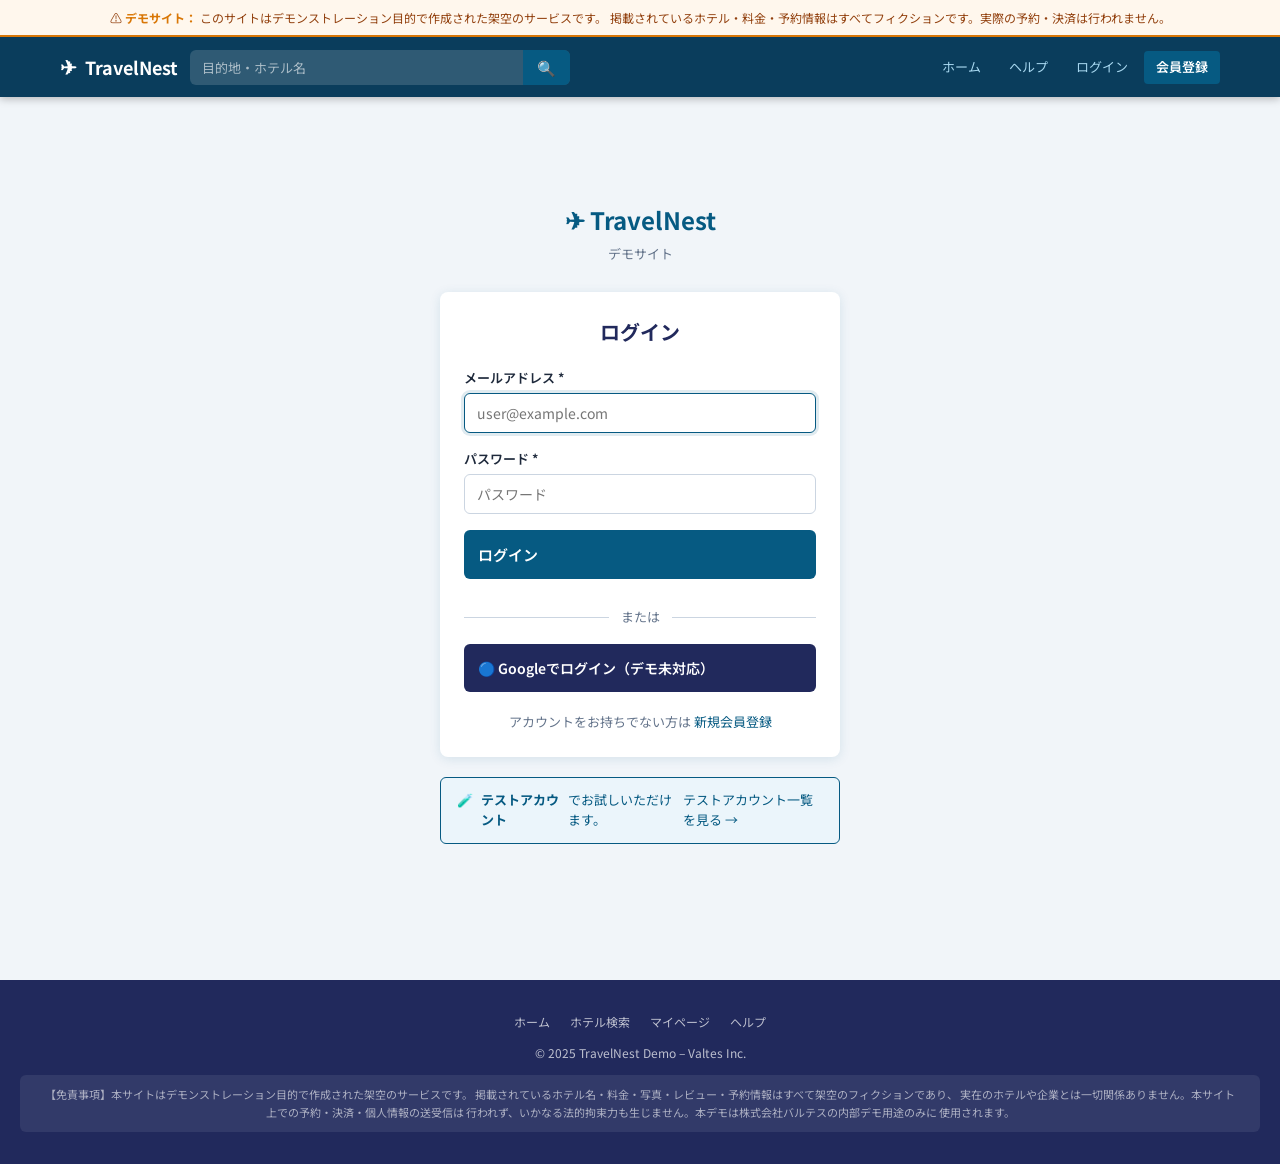
<file: login.html>
<!DOCTYPE html>
<html lang="ja">
<head>
  <meta charset="UTF-8">
  <meta name="viewport" content="width=device-width,initial-scale=1">
  <title>ログイン | TravelNest Demo</title>
  <link rel="stylesheet" href="css/style.css">
  <link href="https://fonts.googleapis.com/css2?family=Noto+Sans+JP:wght@400;600;700&display=swap" rel="stylesheet">
</head>
<body>
  <script src="data/master.js"></script>
  <script src="js/app.js"></script>
  <script src="js/layout.js"></script>

  <div class="page-wrap" style="margin-top:80px;max-width:440px">
    <div style="text-align:center;margin-bottom:28px">
      <a href="index.html" style="font-size:24px;font-weight:700;color:var(--primary);text-decoration:none">✈ TravelNest</a>
      <div style="font-size:13px;color:var(--gray);margin-top:4px">デモサイト</div>
    </div>

    <div class="form-section">
      <h2 style="font-size:20px;color:var(--accent);margin-bottom:20px;text-align:center">ログイン</h2>

      <div id="login-err" class="alert alert-danger hidden" style="margin-bottom:16px"></div>

      <div class="form-group mb-16" id="g-email">
        <label>メールアドレス *</label>
        <input type="email" id="email" placeholder="user@example.com" autocomplete="email"
          onkeydown="if(event.key==='Enter')doLogin()">
        <span class="error-msg">メールアドレスを入力してください</span>
      </div>
      <div class="form-group mb-16" id="g-pw">
        <label>パスワード *</label>
        <input type="password" id="password" placeholder="パスワード"
          onkeydown="if(event.key==='Enter')doLogin()">
        <span class="error-msg">パスワードを入力してください</span>
      </div>

      <button class="btn btn-primary" style="width:100%;font-size:15px;padding:12px;margin-bottom:12px" onclick="doLogin()">
        ログイン
      </button>

      <div style="text-align:center;margin:16px 0;color:var(--gray);font-size:13px;position:relative">
        <span style="background:white;padding:0 12px;position:relative;z-index:1">または</span>
        <hr style="position:absolute;top:50%;width:100%;border:none;border-top:1px solid var(--gray-bd)">
      </div>

      <button class="btn" style="width:100%;background:var(--accent);color:white;padding:12px;margin-bottom:20px;font-size:14px" onclick="App.showToast('Googleログインはデモでは利用できません','info')">
        🔵 Googleでログイン（デモ未対応）
      </button>

      <p style="text-align:center;font-size:13px;color:var(--gray)">
        アカウントをお持ちでない方は
        <a href="register.html">新規会員登録</a>
      </p>
    </div>

    <div class="alert alert-info" style="margin-top:20px;font-size:13px">
      🧪 <strong>テストアカウント</strong>でお試しいただけます。<br>
      <a href="help.html#accounts">テストアカウント一覧を見る →</a>
    </div>
  </div>

  <script>
    document.addEventListener("DOMContentLoaded", () => {
      buildPage({ title: "ログイン" });
      if (App.isLoggedIn()) window.location.href = "mypage.html";
      document.getElementById("email").focus();
    });

    function doLogin() {
      const email = document.getElementById("email").value.trim();
      const pw    = document.getElementById("password").value;
      const errEl = document.getElementById("login-err");

      document.getElementById("g-email").classList.remove("has-error");
      document.getElementById("g-pw").classList.remove("has-error");

      if (!email) { document.getElementById("g-email").classList.add("has-error"); return; }
      if (!pw)    { document.getElementById("g-pw").classList.add("has-error"); return; }

      const res = App.login(email, pw);
      if (!res.ok) {
        errEl.textContent = res.msg;
        errEl.classList.remove("hidden");
        return;
      }

      App.showToast(`ようこそ、${res.user.name}さん！`, "success");
      const redir = sessionStorage.getItem("tn_redirect_after_login");
      setTimeout(() => {
        if (redir) { sessionStorage.removeItem("tn_redirect_after_login"); window.location.href = redir; }
        else window.location.href = "mypage.html";
      }, 500);
    }
  </script>
</body>
</html>
</file>
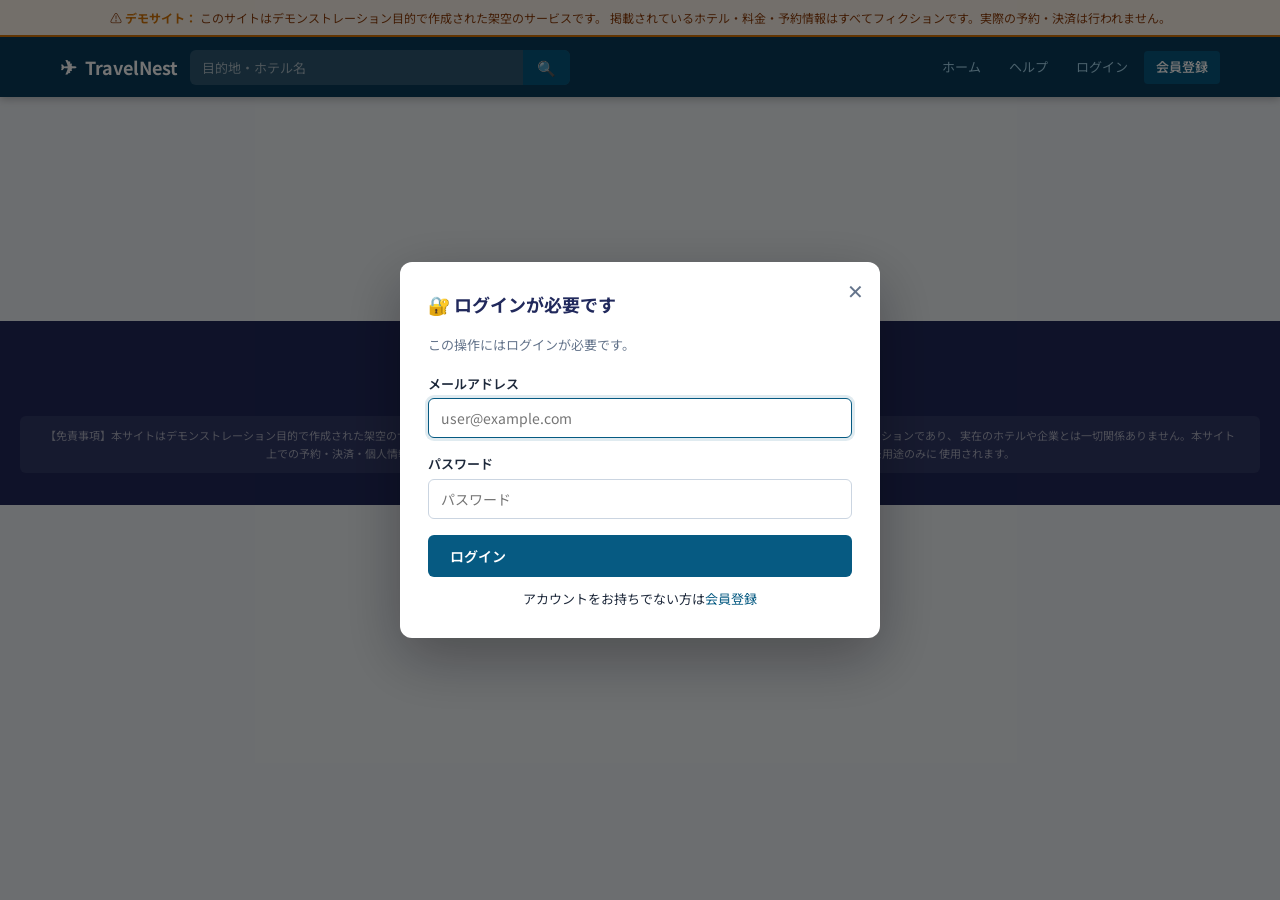
<file: mypage.html>
<!DOCTYPE html>
<html lang="ja">
<head>
  <meta charset="UTF-8">
  <meta name="viewport" content="width=device-width,initial-scale=1">
  <title>マイページ | TravelNest Demo</title>
  <link rel="stylesheet" href="css/style.css">
  <link href="https://fonts.googleapis.com/css2?family=Noto+Sans+JP:wght@400;600;700&display=swap" rel="stylesheet">
</head>
<body>
  <script src="data/master.js"></script>
  <script src="js/app.js"></script>
  <script src="js/layout.js"></script>

  <div class="page-wrap" style="margin-top:80px">
    <div id="mypage-content"></div>
  </div>

  <script>
    let currentTab = "bookings";

    document.addEventListener("DOMContentLoaded", () => {
      buildPage({ title: "マイページ" });
      if (!App.requireLogin()) return;
      renderMyPage();
    });

    function renderMyPage() {
      const u = App.currentUser();
      const content = document.getElementById("mypage-content");

      content.innerHTML = `
        <!-- プロフィールヘッダー -->
        <div class="card" style="padding:24px;margin-bottom:24px;display:flex;align-items:center;gap:20px;flex-wrap:wrap">
          <div style="width:64px;height:64px;border-radius:50%;background:var(--primary);color:white;font-size:26px;font-weight:700;display:flex;align-items:center;justify-content:center;flex-shrink:0">
            ${u.name.charAt(0)}
          </div>
          <div>
            <div style="font-size:22px;font-weight:700;color:var(--accent)">${u.name} 様</div>
            <div style="font-size:13px;color:var(--gray)">${u.email}</div>
            <div style="font-size:13px;color:var(--gray)">📞 ${u.phone}</div>
          </div>
          <div style="margin-left:auto">
            <button class="btn btn-secondary btn-sm" onclick="App.logout()">ログアウト</button>
          </div>
        </div>

        <!-- タブ -->
        <div style="display:flex;gap:0;margin-bottom:24px;border-bottom:2px solid var(--gray-bd)">
          <button class="tab-btn active" id="tab-bookings" onclick="switchTab('bookings')">📋 予約履歴</button>
          <button class="tab-btn" id="tab-favorites" onclick="switchTab('favorites')">❤️ お気に入り</button>
        </div>

        <!-- 予約履歴 -->
        <div id="pane-bookings"></div>

        <!-- お気に入り -->
        <div id="pane-favorites" class="hidden"></div>
      `;

      // タブスタイル
      document.querySelectorAll(".tab-btn").forEach(b => {
        b.style.cssText = "background:none;border:none;border-bottom:3px solid transparent;padding:10px 20px;font-size:14px;font-weight:600;cursor:pointer;color:var(--gray);transition:.2s";
      });
      document.getElementById("tab-bookings").style.borderBottomColor = "var(--primary)";
      document.getElementById("tab-bookings").style.color = "var(--primary)";

      renderBookings();
    }

    function switchTab(tab) {
      currentTab = tab;
      document.querySelectorAll(".tab-btn").forEach(b => {
        b.style.borderBottomColor = "transparent";
        b.style.color = "var(--gray)";
      });
      const active = document.getElementById(`tab-${tab}`);
      active.style.borderBottomColor = "var(--primary)";
      active.style.color = "var(--primary)";

      document.getElementById("pane-bookings").classList.toggle("hidden", tab !== "bookings");
      document.getElementById("pane-favorites").classList.toggle("hidden", tab !== "favorites");

      if (tab === "bookings") renderBookings();
      if (tab === "favorites") renderFavorites();
    }

    function renderBookings() {
      const u = App.currentUser();
      const bookings = App.getBookings(u.id);
      const pane = document.getElementById("pane-bookings");

      // タブフィルター
      const filters = [
        { key: "all",       label: `すべて (${bookings.length})` },
        { key: "confirmed", label: `予約済み (${bookings.filter(b=>b.status==="confirmed").length})` },
        { key: "completed", label: `完了 (${bookings.filter(b=>b.status==="completed").length})` },
        { key: "cancelled", label: `キャンセル (${bookings.filter(b=>b.status==="cancelled").length})` },
      ];

      pane.innerHTML = `
        <div style="display:flex;gap:6px;margin-bottom:16px;flex-wrap:wrap" id="status-filters">
          ${filters.map(f => `
            <button class="region-tab${f.key==='all'?' active':''}" onclick="filterBookings('${f.key}',this)">${f.label}</button>
          `).join("")}
        </div>
        <div id="booking-list"></div>
      `;
      filterBookings("all", document.querySelector("#status-filters .region-tab.active"));
    }

    function filterBookings(status, btn) {
      document.querySelectorAll("#status-filters .region-tab").forEach(b => b.classList.remove("active"));
      btn.classList.add("active");

      const u = App.currentUser();
      let bookings = App.getBookings(u.id);
      if (status !== "all") bookings = bookings.filter(b => b.status === status);

      const list = document.getElementById("booking-list");
      if (bookings.length === 0) {
        list.innerHTML = `<div class="alert alert-info">該当する予約がありません。</div>`; return;
      }

      // ソート：チェックイン日降順
      bookings.sort((a,b) => new Date(b.checkin) - new Date(a.checkin));

      list.innerHTML = `
        <div style="overflow-x:auto">
          <table class="bookings-table">
            <thead>
              <tr>
                <th>予約番号</th>
                <th>ホテル名</th>
                <th>チェックイン</th>
                <th>泊数</th>
                <th>合計</th>
                <th>ステータス</th>
                <th></th>
              </tr>
            </thead>
            <tbody>
              ${bookings.map(b => {
                const hotel = App.getHotelById(b.hotelId);
                const statusBadge = {
                  confirmed: `<span class="badge badge-primary">予約済み</span>`,
                  completed: `<span class="badge badge-success">完　了</span>`,
                  cancelled: `<span class="badge badge-gray">キャンセル</span>`,
                }[b.status] || "";

                const today = new Date(); today.setHours(0,0,0,0);
                const checkin = new Date(b.checkin); checkin.setHours(0,0,0,0);
                const canCancel = b.status === "confirmed" && checkin > today;

                return `
                  <tr>
                    <td style="font-size:12px;color:var(--primary);font-weight:600">${b.bookingNo}</td>
                    <td><span class="hotel-link" onclick="window.open('hotel.html?id=${b.hotelId}','_blank')">${hotel?.name || "不明"}</span></td>
                    <td style="white-space:nowrap;font-size:13px">${App.fmtDateJP(b.checkin)}</td>
                    <td style="text-align:center">${b.nights}泊</td>
                    <td style="font-weight:700;white-space:nowrap">${App.fmtPrice(b.totalPrice)}</td>
                    <td>${statusBadge}</td>
                    <td>
                      ${canCancel
                        ? `<button class="btn btn-danger btn-sm" onclick="cancelBooking('${b.id}','${b.bookingNo}')">取消</button>`
                        : b.status === "confirmed"
                          ? `<span style="font-size:11px;color:var(--gray)">取消不可</span>`
                          : ""
                      }
                    </td>
                  </tr>`;
              }).join("")}
            </tbody>
          </table>
        </div>`;
    }

    function cancelBooking(id, no) {
      if (!confirm(`予約番号 ${no} をキャンセルしますか？\nこの操作は取り消せません。`)) return;
      const res = App.cancelBooking(id);
      if (res.ok) {
        App.showToast("予約をキャンセルしました", "success");
        renderBookings();
      } else {
        App.showToast(res.msg, "error");
      }
    }

    function renderFavorites() {
      const hotels = App.getFavoriteHotels();
      const pane = document.getElementById("pane-favorites");

      if (hotels.length === 0) {
        pane.innerHTML = `
          <div class="alert alert-info">
            まだお気に入りがありません。<br>
            ホテル詳細画面の「♡ お気に入り」ボタンで追加できます。<br>
            <a href="search.html" class="btn btn-primary btn-sm" style="margin-top:10px;display:inline-flex">ホテルを探す</a>
          </div>`;
        return;
      }

      pane.innerHTML = `<div class="hotel-grid" id="fav-grid"></div>`;
      const grid = document.getElementById("fav-grid");
      hotels.forEach(h => {
        const region = App.getRegionById(h.region);
        const card = document.createElement("div");
        card.className = "hotel-card";
        card.innerHTML = `
          <div class="hotel-card-img" style="background:${App.hotelBgColor(h.region)};font-size:42px">
            ${region?.emoji || "🏨"}
          </div>
          <div class="hotel-card-body">
            <div class="hotel-card-name">${h.name}</div>
            <div class="hotel-card-region">📍 ${App.regionName(h.region)}</div>
            <div class="hotel-stars">${App.starsHtml(h.stars)}</div>
            <div class="hotel-card-price">${App.fmtPrice(h.priceBase)}<span>/泊〜</span></div>
          </div>
          <div class="hotel-card-actions">
            <button class="btn btn-secondary btn-sm" onclick="window.open('hotel.html?id=${h.id}','_blank')">詳細 ↗</button>
            <button class="btn btn-danger btn-sm" onclick="removeFav('${h.id}',this)">♥ 解除</button>
          </div>`;
        grid.appendChild(card);
      });
    }

    function removeFav(hotelId, btn) {
      App.toggleFavorite(hotelId);
      App.showToast("お気に入りを解除しました", "info");
      renderFavorites();
    }
  </script>
</body>
</html>
</file>
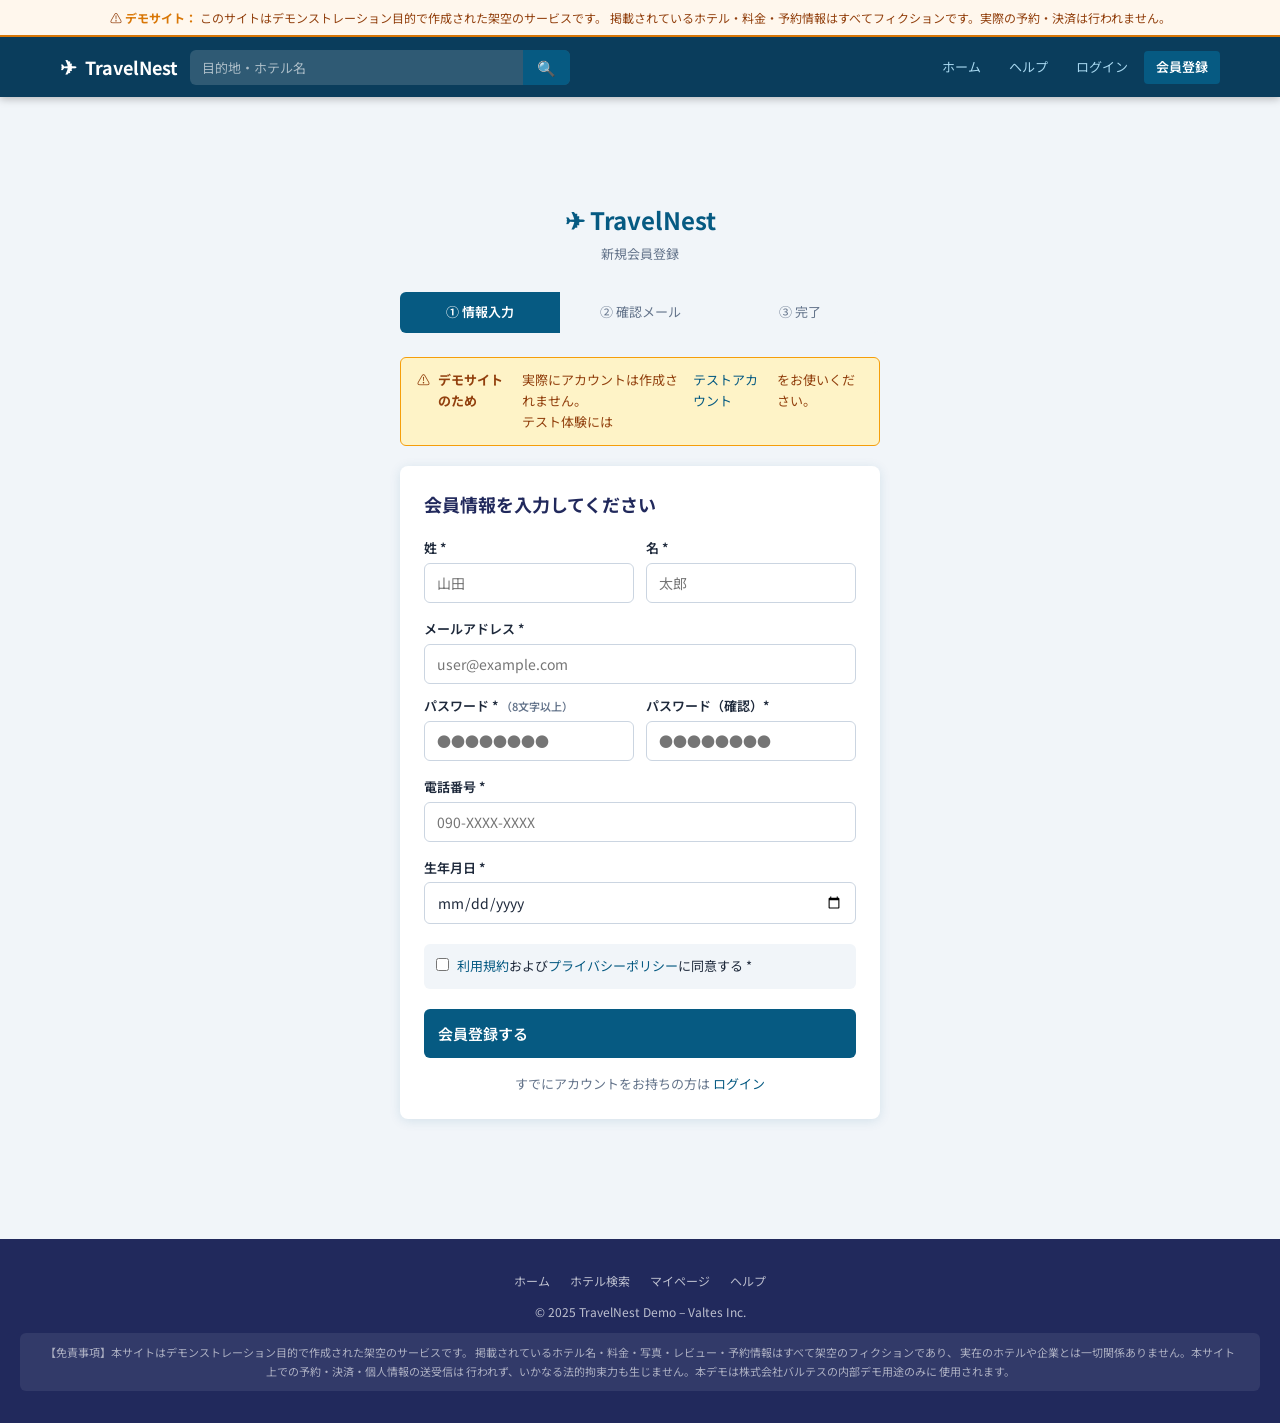
<file: register.html>
<!DOCTYPE html>
<html lang="ja">
<head>
  <meta charset="UTF-8">
  <meta name="viewport" content="width=device-width,initial-scale=1">
  <title>会員登録 | TravelNest Demo</title>
  <link rel="stylesheet" href="css/style.css">
  <link href="https://fonts.googleapis.com/css2?family=Noto+Sans+JP:wght@400;600;700&display=swap" rel="stylesheet">
</head>
<body>
  <script src="data/master.js"></script>
  <script src="js/app.js"></script>
  <script src="js/layout.js"></script>

  <div class="page-wrap" style="margin-top:80px;max-width:520px">
    <div style="text-align:center;margin-bottom:28px">
      <a href="index.html" style="font-size:24px;font-weight:700;color:var(--primary);text-decoration:none">✈ TravelNest</a>
      <div style="font-size:13px;color:var(--gray);margin-top:4px">新規会員登録</div>
    </div>

    <!-- ステップ表示 -->
    <div style="display:flex;gap:0;margin-bottom:24px">
      <div style="flex:1;padding:10px;text-align:center;background:var(--primary);color:white;font-size:13px;font-weight:600;border-radius:6px 0 0 6px">① 情報入力</div>
      <div style="flex:1;padding:10px;text-align:center;background:var(--gray-lt);color:var(--gray);font-size:13px">② 確認メール</div>
      <div style="flex:1;padding:10px;text-align:center;background:var(--gray-lt);color:var(--gray);font-size:13px;border-radius:0 6px 6px 0">③ 完了</div>
    </div>

    <div class="alert alert-warn" style="margin-bottom:20px;font-size:13px">
      ⚠️ <strong>デモサイトのため</strong>実際にアカウントは作成されません。<br>
      テスト体験には<a href="help.html#accounts">テストアカウント</a>をお使いください。
    </div>

    <div class="form-section">
      <h2 style="font-size:18px;color:var(--accent);margin-bottom:20px">会員情報を入力してください</h2>

      <div id="reg-err" class="alert alert-danger hidden" style="margin-bottom:16px"></div>

      <div style="display:grid;grid-template-columns:1fr 1fr;gap:12px">
        <div class="form-group" id="g-sei"><label>姓 *</label><input type="text" id="r-sei" placeholder="山田"><span class="error-msg">必須項目です</span></div>
        <div class="form-group" id="g-mei"><label>名 *</label><input type="text" id="r-mei" placeholder="太郎"><span class="error-msg">必須項目です</span></div>
      </div>
      <div class="form-group mt-16" id="g-email"><label>メールアドレス *</label><input type="email" id="r-email" placeholder="user@example.com"><span class="error-msg">正しいメールアドレスを入力してください</span></div>
      <div style="display:grid;grid-template-columns:1fr 1fr;gap:12px;margin-top:12px">
        <div class="form-group" id="g-pw1"><label>パスワード * <span style="font-size:11px;color:var(--gray)">（8文字以上）</span></label><input type="password" id="r-pw1" placeholder="●●●●●●●●"><span class="error-msg">8文字以上の英数字を入力してください</span></div>
        <div class="form-group" id="g-pw2"><label>パスワード（確認）*</label><input type="password" id="r-pw2" placeholder="●●●●●●●●"><span class="error-msg">パスワードが一致しません</span></div>
      </div>
      <div class="form-group mt-16" id="g-phone"><label>電話番号 *</label><input type="tel" id="r-phone" placeholder="090-XXXX-XXXX"><span class="error-msg">必須項目です</span></div>
      <div class="form-group mt-16" id="g-birth"><label>生年月日 *</label><input type="date" id="r-birth"><span class="error-msg">18歳以上のみ登録できます</span></div>

      <div style="margin-top:20px;padding:12px;background:var(--gray-lt);border-radius:6px;font-size:13px">
        <label style="display:flex;align-items:flex-start;gap:8px;cursor:pointer">
          <input type="checkbox" id="r-agree" style="margin-top:2px;flex-shrink:0">
          <span><a href="help.html">利用規約</a>および<a href="help.html">プライバシーポリシー</a>に同意する *</span>
        </label>
      </div>

      <button class="btn btn-primary" style="width:100%;font-size:15px;padding:12px;margin-top:20px" onclick="doRegister()">
        会員登録する
      </button>

      <p style="text-align:center;font-size:13px;color:var(--gray);margin-top:16px">
        すでにアカウントをお持ちの方は <a href="login.html">ログイン</a>
      </p>
    </div>
  </div>

  <script>
    document.addEventListener("DOMContentLoaded", () => {
      buildPage({ title: "会員登録" });
      if (App.isLoggedIn()) window.location.href = "mypage.html";
    });

    function doRegister() {
      const sei   = document.getElementById("r-sei").value.trim();
      const mei   = document.getElementById("r-mei").value.trim();
      const email = document.getElementById("r-email").value.trim();
      const pw1   = document.getElementById("r-pw1").value;
      const pw2   = document.getElementById("r-pw2").value;
      const phone = document.getElementById("r-phone").value.trim();
      const birth = document.getElementById("r-birth").value;
      const agree = document.getElementById("r-agree").checked;

      let valid = true;
      [["g-sei",sei],["g-mei",mei],["g-phone",phone]].forEach(([id,v]) => {
        const g = document.getElementById(id);
        if (!v) { g.classList.add("has-error"); valid = false; }
        else g.classList.remove("has-error");
      });
      const emailG = document.getElementById("g-email");
      if (!email || !email.includes("@")) { emailG.classList.add("has-error"); valid = false; }
      else emailG.classList.remove("has-error");

      const pw1G = document.getElementById("g-pw1");
      if (pw1.length < 8) { pw1G.classList.add("has-error"); valid = false; }
      else pw1G.classList.remove("has-error");
      const pw2G = document.getElementById("g-pw2");
      if (pw1 !== pw2) { pw2G.classList.add("has-error"); valid = false; }
      else pw2G.classList.remove("has-error");

      if (!agree) { App.showToast("利用規約に同意してください", "error"); valid = false; }
      if (!valid) {
        document.getElementById("reg-err").textContent = "入力内容を確認してください。";
        document.getElementById("reg-err").classList.remove("hidden");
        return;
      }

      // デモのため実際には登録しない
      App.showToast("デモサイトのため実際の登録はできません。テストアカウントをご利用ください。", "info");
    }
  </script>
</body>
</html>
</file>
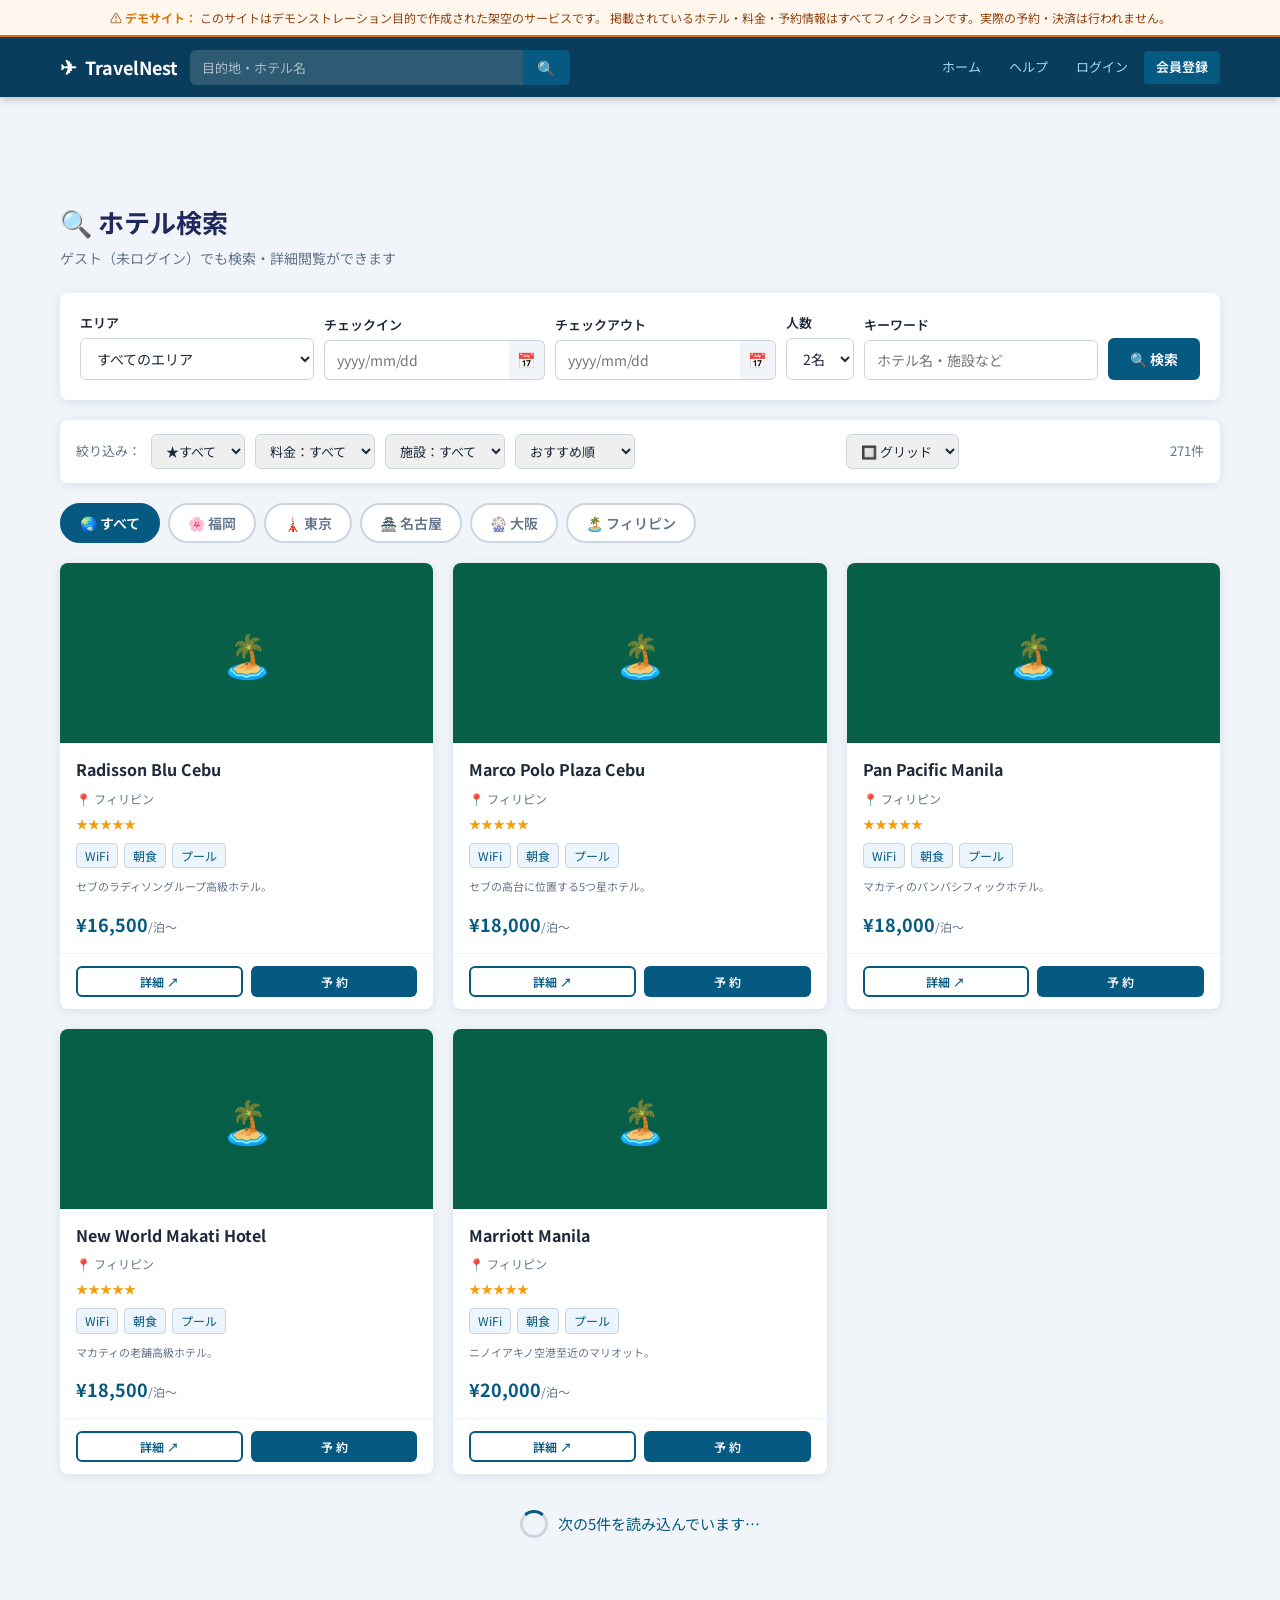
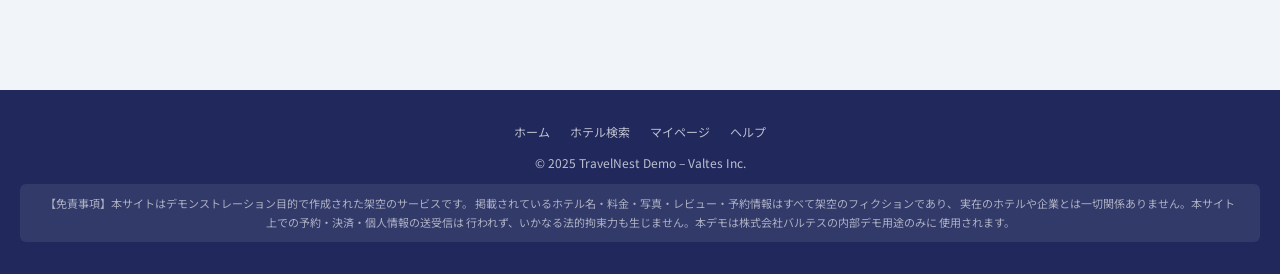
<file: search.html>
<!DOCTYPE html>
<html lang="ja">
<head>
  <meta charset="UTF-8">
  <meta name="viewport" content="width=device-width,initial-scale=1">
  <title>ホテル検索 | TravelNest Demo</title>
  <link rel="stylesheet" href="css/style.css">
  <link href="https://fonts.googleapis.com/css2?family=Noto+Sans+JP:wght@400;600;700&display=swap" rel="stylesheet">
</head>
<body>
  <script src="data/master.js"></script>
  <script src="js/app.js"></script>
  <script src="js/layout.js"></script>

  <div class="page-wrap" style="margin-top:80px">
    <div class="page-title">🔍 ホテル検索</div>
    <div class="page-subtitle">ゲスト（未ログイン）でも検索・詳細閲覧ができます</div>

    <!-- 検索フォーム -->
    <div class="card" style="padding:20px;margin-bottom:20px;">
      <div style="display:flex;gap:10px;flex-wrap:wrap;align-items:flex-end">
        <div class="form-group flex-1" style="min-width:130px">
          <label>エリア</label>
          <select id="f-region"><option value="all">すべてのエリア</option></select>
        </div>
        <div class="form-group" style="min-width:160px">
          <label>チェックイン</label>
          <div class="date-input-wrap">
            <input type="text" id="f-checkin" placeholder="yyyy/mm/dd" maxlength="10" oninput="autoFormatDate(this)">
            <div class="dp-btn-wrap" onclick="openDatePicker('f-checkin')">📅<input type="date" id="f-checkin-dp" tabindex="-1" onchange="syncFromPicker('f-checkin')"></div>
          </div>
        </div>
        <div class="form-group" style="min-width:160px">
          <label>チェックアウト</label>
          <div class="date-input-wrap">
            <input type="text" id="f-checkout" placeholder="yyyy/mm/dd" maxlength="10" oninput="autoFormatDate(this)">
            <div class="dp-btn-wrap" onclick="openDatePicker('f-checkout')">📅<input type="date" id="f-checkout-dp" tabindex="-1" onchange="syncFromPicker('f-checkout')"></div>
          </div>
        </div>
        <div class="form-group" style="max-width:90px">
          <label>人数</label>
          <select id="f-guests">
            <option value="1">1名</option>
            <option value="2" selected>2名</option>
            <option value="3">3名</option>
            <option value="4">4名</option>
          </select>
        </div>
        <div class="form-group flex-1" style="min-width:160px">
          <label>キーワード</label>
          <input type="text" id="f-keyword" placeholder="ホテル名・施設など">
        </div>
        <button class="btn btn-primary" onclick="doSearch(true)">🔍 検索</button>
      </div>
      <div id="date-warn" class="alert alert-warn hidden" style="margin-top:10px;margin-bottom:0">
        ⚠️ チェックインは予約日の翌日以降のみ選択できます
      </div>
    </div>

    <!-- フィルター・ソートバー -->
    <div class="filter-bar">
      <label>絞り込み：</label>
      <select id="filt-stars" onchange="applyFilters()">
        <option value="0">★すべて</option>
        <option value="5">★5</option>
        <option value="4">★4以上</option>
        <option value="3">★3以上</option>
      </select>
      <select id="filt-price" onchange="applyFilters()">
        <option value="0">料金：すべて</option>
        <option value="10000">〜¥10,000</option>
        <option value="20000">〜¥20,000</option>
        <option value="50000">〜¥50,000</option>
      </select>
      <select id="filt-facility" onchange="applyFilters()">
        <option value="">施設：すべて</option>
        <option value="WiFi">WiFi</option>
        <option value="朝食">朝食</option>
        <option value="プール">プール</option>
        <option value="スパ">スパ</option>
        <option value="駐車場">駐車場</option>
        <option value="温泉">温泉・大浴場</option>
      </select>
      <select id="filt-sort" onchange="applyFilters()">
        <option value="recommend">おすすめ順</option>
        <option value="price_asc">料金：安い順</option>
        <option value="price_desc">料金：高い順</option>
        <option value="stars_desc">評価：高い順</option>
      </select>
      <label style="margin-left:auto">
        <select id="view-mode" onchange="switchView(this.value)">
          <option value="grid">🔲 グリッド</option>
          <option value="list">📋 リスト</option>
        </select>
      </label>
      <span class="result-count" id="result-count"></span>
    </div>

    <!-- 地域タブ -->
    <div class="region-tabs" id="region-tabs"></div>

    <!-- 検索結果 -->
    <div id="hotel-results"></div>
    <div id="loading-sentinel" class="load-more-sentinel"></div>
    <div id="loading-indicator" class="loading-spinner hidden">
      <div class="spinner"></div><span>次の5件を読み込んでいます…</span>
    </div>
    <div id="no-more" class="text-center" style="padding:20px;color:var(--gray);font-size:13px;display:none;">
      ─ 以上で全件表示しました ─
    </div>
  </div>

  <script>
    const PAGE_SIZE = 5;
    let allResults = [];
    let filteredResults = [];
    let displayedCount = 0;
    let isLoading = false;
    let currentView = "grid";

    document.addEventListener("DOMContentLoaded", () => {
      buildPage({ title: "ホテル検索", activePage: "search" });
      initForm();
      buildRegionTabs();
      doSearch();
      initInfiniteScroll();
    });

    function initForm() {
      const sp = App.loadSearchParams();
      const tomorrow = new Date();
      tomorrow.setDate(tomorrow.getDate() + 1);

      REGIONS.forEach(r => {
        const opt = document.createElement("option");
        opt.value = r.id; opt.textContent = r.emoji + " " + r.name;
        document.getElementById("f-region").appendChild(opt);
      });

      document.getElementById("f-region").value  = sp.region   || "all";
      document.getElementById("f-checkin").value = sp.checkin  ? sp.checkin.replace(/-/g, "/")  : "";
      document.getElementById("f-checkout").value= sp.checkout ? sp.checkout.replace(/-/g, "/") : "";
      document.getElementById("f-guests").value  = sp.guests   || "2";
      document.getElementById("f-keyword").value = sp.keyword  || "";

      // 日程バリデーション
      document.getElementById("f-checkin").addEventListener("change", () => {
        const ciStr = App.parseDateStr(document.getElementById("f-checkin").value);
        const warn = document.getElementById("date-warn");
        if (ciStr) {
          const ci = new Date(ciStr + "T00:00:00");
          const tmr = new Date(); tmr.setDate(tmr.getDate() + 1); tmr.setHours(0,0,0,0);
          if (ci <= tmr) { warn.classList.remove("hidden"); }
          else { warn.classList.add("hidden"); }
        } else {
          warn.classList.add("hidden");
        }
      });
    }

    function buildRegionTabs() {
      const tabs = document.getElementById("region-tabs");
      const sp = App.loadSearchParams();

      const allTab = document.createElement("button");
      allTab.className = "region-tab" + ((!sp.region || sp.region === "all") ? " active" : "");
      allTab.textContent = "🌏 すべて";
      allTab.onclick = () => selectRegionTab("all", allTab);
      tabs.appendChild(allTab);

      REGIONS.forEach(r => {
        const tab = document.createElement("button");
        tab.className = "region-tab" + (sp.region === r.id ? " active" : "");
        tab.textContent = r.emoji + " " + r.name;
        tab.dataset.region = r.id;
        tab.onclick = () => selectRegionTab(r.id, tab);
        tabs.appendChild(tab);
      });
    }

    function selectRegionTab(regionId, el) {
      document.querySelectorAll(".region-tab").forEach(t => t.classList.remove("active"));
      el.classList.add("active");
      document.getElementById("f-region").value = regionId;
      doSearch();
    }

    function doSearch(withLoading = false) {
      const region   = document.getElementById("f-region").value;
      const checkin  = App.parseDateStr(document.getElementById("f-checkin").value);
      const checkout = App.parseDateStr(document.getElementById("f-checkout").value);
      const guests   = document.getElementById("f-guests").value;
      const keyword  = document.getElementById("f-keyword").value.trim();

      if (withLoading) {
        App.showLoading("ホテルを検索中...");
        setTimeout(() => {
          App.hideLoading();
          App.saveSearchParams({ region, checkin, checkout, guests, keyword });
          allResults = App.searchHotels({ region, checkin, checkout, guests: +guests, keyword });
          applyFilters();
        }, 3000 + Math.random() * 2000);
        return;
      }

      App.saveSearchParams({ region, checkin, checkout, guests, keyword });
      allResults = App.searchHotels({ region, checkin, checkout, guests: +guests, keyword });
      applyFilters();
    }

    function applyFilters() {
      const stars    = +document.getElementById("filt-stars").value;
      const price    = +document.getElementById("filt-price").value;
      const facility = document.getElementById("filt-facility").value;
      const sort     = document.getElementById("filt-sort").value;

      filteredResults = allResults.filter(h => {
        if (stars > 0 && h.stars < stars) return false;
        if (price > 0 && h.priceBase > price) return false;
        if (facility && !h.facilities.some(f => f.includes(facility))) return false;
        return true;
      });

      // ソート
      if (sort === "price_asc")   filteredResults.sort((a,b) => a.priceBase - b.priceBase);
      if (sort === "price_desc")  filteredResults.sort((a,b) => b.priceBase - a.priceBase);
      if (sort === "stars_desc")  filteredResults.sort((a,b) => b.stars - a.stars);
      if (sort === "recommend")   filteredResults.sort((a,b) => b.stars - a.stars || a.priceBase - b.priceBase);

      document.getElementById("result-count").textContent = `${filteredResults.length}件`;
      displayedCount = 0;
      document.getElementById("hotel-results").innerHTML = "";
      document.getElementById("no-more").style.display = "none";
      loadMore();
    }

    function switchView(mode) {
      currentView = mode;
      document.getElementById("hotel-results").innerHTML = "";
      displayedCount = 0;
      document.getElementById("no-more").style.display = "none";
      loadMore();
    }

    function loadMore() {
      if (isLoading) return;
      const remaining = filteredResults.slice(displayedCount, displayedCount + PAGE_SIZE);
      if (remaining.length === 0) {
        if (displayedCount > 0) document.getElementById("no-more").style.display = "block";
        return;
      }
      isLoading = true;
      document.getElementById("loading-indicator").classList.remove("hidden");

      setTimeout(() => { // 非同期ローディング演出
        const container = document.getElementById("hotel-results");
        if (displayedCount === 0 && currentView === "grid") {
          container.className = "hotel-grid";
        } else if (displayedCount === 0) {
          container.className = "hotel-list";
        }

        remaining.forEach(h => {
          if (currentView === "grid") {
            container.appendChild(createGridCard(h));
          } else {
            container.appendChild(createListItem(h));
          }
        });

        displayedCount += remaining.length;
        isLoading = false;
        document.getElementById("loading-indicator").classList.add("hidden");

        if (displayedCount >= filteredResults.length) {
          document.getElementById("no-more").style.display = "block";
        }
      }, 300 + Math.random() * 200);
    }

    function initInfiniteScroll() {
      const sentinel = document.getElementById("loading-sentinel");
      const observer = new IntersectionObserver(entries => {
        if (entries[0].isIntersecting && !isLoading) {
          if (displayedCount < filteredResults.length) loadMore();
        }
      }, { threshold: 0.1 });
      observer.observe(sentinel);
    }

    function createGridCard(h) {
      const region = App.getRegionById(h.region);
      const div = document.createElement("div");
      div.className = "hotel-card";
      div.innerHTML = `
        <div class="hotel-card-img" style="background:${App.hotelBgColor(h.region)};font-size:42px">
          ${region?.emoji || "🏨"}
          ${h.name.includes("バルテス") ? `<span class="tag-ribbon">バルテス</span>` : ""}
        </div>
        <div class="hotel-card-body">
          <div class="hotel-card-name">${h.name}</div>
          <div class="hotel-card-region">📍 ${App.regionName(h.region)}</div>
          <div class="hotel-stars" style="font-size:12px">${App.starsHtml(h.stars)}</div>
          <div class="facility-tags" style="margin:4px 0">
            ${h.facilities.slice(0,3).map(f=>`<span class="facility-tag">${f}</span>`).join("")}
          </div>
          <p style="font-size:11px;color:var(--gray);flex:1;line-clamp:2;-webkit-line-clamp:2;display:-webkit-box;-webkit-box-orient:vertical;overflow:hidden">${h.desc}</p>
          <div class="hotel-card-price" style="margin-top:8px">${App.fmtPrice(h.priceBase)}<span>/泊〜</span></div>
        </div>
        <div class="hotel-card-actions">
          <button class="btn btn-secondary btn-sm" onclick="window.open('hotel.html?id=${h.id}','_blank')">詳細 ↗</button>
          <button class="btn btn-primary btn-sm" onclick="handleBook('${h.id}')">予 約</button>
        </div>`;
      return div;
    }

    function createListItem(h) {
      const region = App.getRegionById(h.region);
      const sp = App.loadSearchParams();
      const hasDate = sp.checkin && sp.checkout;
      const div = document.createElement("div");
      div.className = "hotel-list-item";
      div.innerHTML = `
        <div class="hli-img" style="background:${App.hotelBgColor(h.region)};font-size:44px">
          ${region?.emoji || "🏨"}
        </div>
        <div class="hli-body">
          <div class="hli-name">${h.name}
            ${h.name.includes("バルテス") ? `<span class="badge badge-primary" style="margin-left:6px;font-size:10px">バルテス</span>` : ""}
          </div>
          <div style="font-size:12px;color:var(--gray)">📍 ${App.regionName(h.region)}</div>
          <div class="hotel-stars" style="font-size:12px;margin:3px 0">${App.starsHtml(h.stars)}</div>
          <p style="font-size:13px;color:var(--gray);margin:4px 0">${h.desc}</p>
          <div class="facility-tags">
            ${h.facilities.map(f=>`<span class="facility-tag">${f}</span>`).join("")}
          </div>
        </div>
        <div class="hli-actions">
          <div style="font-size:20px;font-weight:700;color:var(--primary)">${App.fmtPrice(h.priceBase)}<span style="font-size:11px;font-weight:400;color:var(--gray)">/泊〜</span></div>
          <button class="btn btn-secondary btn-sm" style="width:100%" onclick="window.open('hotel.html?id=${h.id}','_blank')">詳細を見る ↗</button>
          <button class="btn btn-primary btn-sm" style="width:100%" onclick="handleBook('${h.id}')">予　約</button>
          <div style="font-size:10px;color:var(--gray);text-align:center">${hasDate ? "日程確認→予約入力" : "日程選択→予約入力"}</div>
        </div>`;
      return div;
    }

    function handleBook(hotelId) {
      if (!App.requireLogin()) return;
      const sp = App.loadSearchParams();
      sp.hotelId = hotelId;
      App.saveSearchParams(sp);
      window.location.href = `date-select.html?hotelId=${hotelId}`;
    }
  </script>
</body>
</html>
</file>
<file: css/style.css>
/* ============================================================
   TravelNest Demo – Global Styles
   配色：primary #065A82 / accent #21295C / success #0D9488
   ============================================================ */

/* ── リセット & 変数 ── */
*, *::before, *::after { box-sizing: border-box; margin: 0; padding: 0; }

:root {
  --primary:    #065A82;
  --primary-dk: #0A3D5C;
  --accent:     #21295C;
  --success:    #0D9488;
  --warn:       #D97706;
  --danger:     #DC2626;
  --white:      #FFFFFF;
  --gray:       #64748B;
  --gray-lt:    #F1F5F9;
  --gray-bd:    #CBD5E1;
  --text:       #1E293B;
  --light-bg:   #EBF5FB;
  --shadow:     0 2px 12px rgba(6,90,130,.12);
  --radius:     8px;
  --trans:      .2s ease;
}

html { scroll-behavior: smooth; }

body {
  font-family: "Noto Sans JP", "Hiragino Kaku Gothic ProN", "Meiryo", sans-serif;
  background: var(--gray-lt);
  color: var(--text);
  min-height: 100vh;
  line-height: 1.6;
}

a { color: var(--primary); text-decoration: none; }
a:hover { text-decoration: underline; }
img { max-width: 100%; }
button, input, select, textarea { font-family: inherit; }

/* ── 免責バナー ── */
.disclaimer-banner {
  background: #FFF7ED;
  border-bottom: 2px solid var(--warn);
  padding: 8px 20px;
  text-align: center;
  font-size: 12px;
  color: #92400E;
  position: sticky;
  top: 0;
  z-index: 1000;
}
.disclaimer-banner strong { color: var(--warn); }

/* ── グローバルヘッダー ── */
.site-header {
  background: var(--primary-dk);
  position: sticky;
  top: 36px;
  z-index: 900;
  box-shadow: 0 2px 8px rgba(0,0,0,.25);
}
.header-inner {
  max-width: 1200px;
  margin: 0 auto;
  display: flex;
  align-items: center;
  height: 60px;
  padding: 0 20px;
  gap: 12px;
}
.logo { display: flex; align-items: center; gap: 8px; color: var(--white); font-size: 18px; font-weight: 700; flex-shrink: 0; }
.logo:hover { text-decoration: none; color: #A8D8F0; }
.logo .plane { font-size: 20px; }

.header-search {
  flex: 1;
  max-width: 380px;
  display: flex;
  background: rgba(255,255,255,.15);
  border-radius: 6px;
  overflow: hidden;
}
.header-search input {
  flex: 1; background: transparent; border: none; outline: none;
  padding: 8px 12px; color: var(--white); font-size: 13px;
}
.header-search input::placeholder { color: rgba(255,255,255,.6); }
.header-search button {
  background: var(--primary); border: none; cursor: pointer;
  padding: 0 14px; color: var(--white); font-size: 15px; transition: var(--trans);
}
.header-search button:hover { background: var(--accent); }

.header-nav { margin-left: auto; display: flex; align-items: center; gap: 4px; }
.header-nav a, .header-nav button {
  background: none; border: none; cursor: pointer;
  color: #A8D8F0; font-size: 13px; padding: 6px 12px;
  border-radius: 4px; white-space: nowrap; transition: var(--trans);
}
.header-nav a:hover, .header-nav button:hover { background: rgba(255,255,255,.1); color: var(--white); text-decoration: none; }
.btn-register {
  background: var(--primary) !important; color: var(--white) !important;
  font-weight: 600 !important; border-radius: 4px;
}
.btn-register:hover { background: var(--accent) !important; }
.btn-mypage { color: var(--warn) !important; font-weight: 600 !important; }

.avatar-circle {
  width: 32px; height: 32px; border-radius: 50%;
  background: var(--success); color: var(--white);
  font-size: 13px; font-weight: 700;
  display: flex; align-items: center; justify-content: center;
  flex-shrink: 0;
}

/* ── メインレイアウト ── */
.page-wrap {
  max-width: 1200px;
  margin: 0 auto;
  padding: 24px 20px 60px;
}

/* ── ヒーロー検索セクション ── */
.hero {
  background: linear-gradient(135deg, var(--accent) 0%, var(--primary) 100%);
  color: var(--white);
  padding: 60px 20px;
  text-align: center;
}
.hero h1 { font-size: 36px; font-weight: 700; margin-bottom: 12px; }
.hero p { font-size: 16px; opacity: .85; margin-bottom: 32px; }

.search-box {
  background: var(--white);
  border-radius: 12px;
  padding: 20px 24px;
  max-width: 900px;
  margin: 0 auto;
  box-shadow: 0 8px 32px rgba(0,0,0,.2);
  display: flex;
  gap: 10px;
  flex-wrap: wrap;
  align-items: flex-end;
}
.search-box .field { flex: 1; min-width: 130px; }
.search-box label { font-size: 11px; font-weight: 600; color: var(--gray); display: block; margin-bottom: 4px; text-transform: uppercase; letter-spacing: .5px; }
.search-box input, .search-box select {
  width: 100%; padding: 9px 12px; border: 1.5px solid var(--gray-bd);
  border-radius: 6px; font-size: 14px; color: var(--text);
  background: var(--white); transition: var(--trans);
}
.search-box input:focus, .search-box select:focus {
  border-color: var(--primary); outline: none;
  box-shadow: 0 0 0 3px rgba(6,90,130,.15);
}
.search-box .btn-search {
  background: var(--primary); color: var(--white);
  border: none; border-radius: 6px; padding: 10px 24px;
  font-size: 15px; font-weight: 700; cursor: pointer;
  transition: var(--trans); white-space: nowrap;
}
.search-box .btn-search:hover { background: var(--accent); }

/* ── ボタン共通 ── */
.btn { display: inline-flex; align-items: center; gap: 6px; padding: 9px 20px; border-radius: 6px; font-size: 14px; font-weight: 600; cursor: pointer; border: 2px solid transparent; transition: var(--trans); }
.btn-primary { background: var(--primary); color: var(--white); }
.btn-primary:hover { background: var(--accent); color: var(--white); text-decoration: none; }
.btn-secondary { background: var(--white); color: var(--primary); border-color: var(--primary); }
.btn-secondary:hover { background: var(--light-bg); text-decoration: none; }
.btn-success { background: var(--success); color: var(--white); }
.btn-success:hover { background: #0a8070; color: var(--white); text-decoration: none; }
.btn-danger { background: var(--danger); color: var(--white); }
.btn-danger:hover { background: #b91c1c; color: var(--white); text-decoration: none; }
.btn-sm { padding: 5px 12px; font-size: 12px; }
.btn:disabled { opacity: .5; cursor: not-allowed; }

/* ── カード ── */
.card {
  background: var(--white);
  border-radius: var(--radius);
  box-shadow: var(--shadow);
  overflow: hidden;
}

/* ── ホテルカード ── */
.hotel-card {
  background: var(--white);
  border-radius: var(--radius);
  box-shadow: var(--shadow);
  overflow: hidden;
  transition: transform var(--trans), box-shadow var(--trans);
  display: flex;
  flex-direction: column;
}
.hotel-card:hover { transform: translateY(-3px); box-shadow: 0 6px 24px rgba(6,90,130,.18); }

.hotel-card-img {
  width: 100%; height: 180px; object-fit: cover;
  background: var(--primary);
  display: flex; align-items: center; justify-content: center;
  color: var(--white); font-size: 48px;
  position: relative; overflow: hidden;
}
.hotel-card-img .tag-ribbon {
  position: absolute; top: 10px; right: 10px;
  background: var(--success); color: var(--white);
  font-size: 11px; font-weight: 700; padding: 2px 8px; border-radius: 20px;
}
.hotel-card-img .tag-ribbon.soldout {
  background: var(--danger);
}

.hotel-card-body { padding: 14px 16px; flex: 1; display: flex; flex-direction: column; gap: 6px; }
.hotel-card-name { font-size: 16px; font-weight: 700; color: var(--text); }
.hotel-card-region { font-size: 12px; color: var(--gray); }
.hotel-stars { color: #F59E0B; font-size: 13px; }
.hotel-card-price { font-size: 18px; font-weight: 700; color: var(--primary); margin-top: auto; }
.hotel-card-price span { font-size: 12px; font-weight: 400; color: var(--gray); }

.hotel-card-actions {
  padding: 12px 16px;
  border-top: 1px solid var(--gray-lt);
  display: flex; gap: 8px;
}
.hotel-card-actions .btn { flex: 1; justify-content: center; }

/* 一覧ビュー（リスト形式） */
.hotel-list-item {
  background: var(--white);
  border-radius: var(--radius);
  box-shadow: var(--shadow);
  display: flex;
  gap: 0;
  overflow: hidden;
  transition: box-shadow var(--trans);
}
.hotel-list-item:hover { box-shadow: 0 6px 24px rgba(6,90,130,.18); }
.hotel-list-item .hli-img {
  width: 200px; min-width: 200px; height: 150px;
  background: var(--primary);
  display: flex; align-items: center; justify-content: center;
  color: var(--white); font-size: 48px;
  flex-shrink: 0;
}
.hotel-list-item .hli-body {
  flex: 1; padding: 14px 16px; display: flex; flex-direction: column; gap: 4px;
}
.hotel-list-item .hli-name { font-size: 17px; font-weight: 700; }
.hotel-list-item .hli-actions {
  padding: 14px 16px; display: flex; flex-direction: column;
  gap: 8px; justify-content: center; align-items: center;
  border-left: 1px solid var(--gray-lt); min-width: 160px;
}

/* ── フィルター / ソート ── */
.filter-bar {
  background: var(--white);
  border-radius: var(--radius);
  padding: 14px 16px;
  box-shadow: var(--shadow);
  display: flex; gap: 10px; flex-wrap: wrap; align-items: center;
  margin-bottom: 20px;
}
.filter-bar select, .filter-bar input {
  padding: 6px 10px; border: 1px solid var(--gray-bd);
  border-radius: 6px; font-size: 13px; color: var(--text);
}
.filter-bar label { font-size: 13px; color: var(--gray); white-space: nowrap; }
.filter-bar .result-count { margin-left: auto; font-size: 13px; color: var(--gray); }

/* ── 地域タブ ── */
.region-tabs {
  display: flex; gap: 8px; flex-wrap: wrap; margin-bottom: 20px;
}
.region-tab {
  padding: 8px 18px; border-radius: 20px; border: 2px solid var(--gray-bd);
  background: var(--white); color: var(--gray); font-size: 14px; font-weight: 600;
  cursor: pointer; transition: var(--trans);
}
.region-tab:hover { border-color: var(--primary); color: var(--primary); }
.region-tab.active { background: var(--primary); border-color: var(--primary); color: var(--white); }

/* ── グリッドレイアウト ── */
.hotel-grid {
  display: grid;
  grid-template-columns: repeat(auto-fill, minmax(280px, 1fr));
  gap: 20px;
}
.hotel-list { display: flex; flex-direction: column; gap: 16px; }

/* ── ローディング ── */
.loading-spinner {
  display: flex; align-items: center; justify-content: center;
  gap: 10px; padding: 32px;
  color: var(--primary); font-size: 15px;
}
.spinner {
  width: 28px; height: 28px; border: 3px solid var(--gray-bd);
  border-top-color: var(--primary); border-radius: 50%;
  animation: spin .8s linear infinite;
}
@keyframes spin { to { transform: rotate(360deg); } }

.load-more-sentinel { height: 4px; }

/* ── フォーム ── */
.form-group { display: flex; flex-direction: column; gap: 4px; }
.form-group label { font-size: 13px; font-weight: 600; color: var(--text); }
.form-group input, .form-group select, .form-group textarea {
  padding: 9px 12px; border: 1.5px solid var(--gray-bd);
  border-radius: 6px; font-size: 14px; color: var(--text);
  background: var(--white); transition: var(--trans);
}
.form-group input:focus, .form-group select:focus, .form-group textarea:focus {
  border-color: var(--primary); outline: none;
  box-shadow: 0 0 0 3px rgba(6,90,130,.12);
}
.form-group .hint { font-size: 11px; color: var(--gray); }
.form-group .error-msg { font-size: 11px; color: var(--danger); display: none; }
.form-group.has-error input, .form-group.has-error select { border-color: var(--danger); }
.form-group.has-error .error-msg { display: block; }

.form-section { background: var(--white); border-radius: var(--radius); padding: 24px; box-shadow: var(--shadow); }
.form-section h3 { font-size: 16px; color: var(--accent); margin-bottom: 16px; padding-bottom: 8px; border-bottom: 2px solid var(--light-bg); }

/* ── アラート ── */
.alert { padding: 12px 16px; border-radius: 6px; font-size: 14px; margin-bottom: 16px; display: flex; align-items: flex-start; gap: 8px; }
.alert-warn { background: #FEF3C7; border: 1px solid #F59E0B; color: #92400E; }
.alert-info { background: var(--light-bg); border: 1px solid var(--primary); color: var(--primary); }
.alert-success { background: #ECFDF5; border: 1px solid var(--success); color: #065F46; }
.alert-danger { background: #FEF2F2; border: 1px solid var(--danger); color: #991B1B; }

/* ── バッジ ── */
.badge { display: inline-block; padding: 2px 8px; border-radius: 20px; font-size: 11px; font-weight: 700; }
.badge-primary { background: var(--light-bg); color: var(--primary); }
.badge-success { background: #ECFDF5; color: var(--success); }
.badge-warn { background: #FEF3C7; color: var(--warn); }
.badge-danger { background: #FEF2F2; color: var(--danger); }
.badge-gray { background: var(--gray-lt); color: var(--gray); }

/* ── 空き状況グリッド ── */
.availability-grid { overflow-x: auto; }
.avail-table { width: 100%; border-collapse: collapse; font-size: 12px; }
.avail-table th, .avail-table td { border: 1px solid var(--gray-bd); text-align: center; padding: 6px 4px; }
.avail-table th { background: var(--accent); color: var(--white); font-size: 11px; }
.avail-table td { white-space: nowrap; }
.avail-ok { background: #D1FAE5; color: #065F46; font-weight: 700; }
.avail-ng { background: #FEE2E2; color: #991B1B; font-weight: 700; }

/* ── モーダル ── */
.modal-overlay {
  position: fixed; inset: 0; background: rgba(0,0,0,.55);
  z-index: 9000; display: flex; align-items: center; justify-content: center; padding: 20px;
}
.modal-box {
  background: var(--white); border-radius: 12px; padding: 28px;
  max-width: 480px; width: 100%; box-shadow: 0 20px 60px rgba(0,0,0,.3);
  position: relative; animation: modalIn .25s ease;
}
@keyframes modalIn { from { transform: translateY(20px); opacity: 0; } to { transform: translateY(0); opacity: 1; } }
.modal-close { position: absolute; top: 14px; right: 16px; background: none; border: none; font-size: 20px; cursor: pointer; color: var(--gray); }
.modal-title { font-size: 18px; font-weight: 700; color: var(--accent); margin-bottom: 16px; }

/* ── 予約フローステップバー ── */
.step-bar { display: flex; gap: 0; margin-bottom: 28px; }
.step-item {
  flex: 1; padding: 12px 10px; text-align: center; font-size: 13px; font-weight: 600;
  background: var(--gray-lt); color: var(--gray); border: 1px solid var(--gray-bd);
  position: relative;
}
.step-item:not(:last-child)::after {
  content: ""; position: absolute; right: -1px; top: 50%; transform: translateY(-50%);
  width: 0; height: 0;
  border-top: 20px solid transparent; border-bottom: 20px solid transparent;
  border-left: 14px solid var(--white); z-index: 1;
}
.step-item.active { background: var(--primary); color: var(--white); border-color: var(--primary); }
.step-item.done { background: var(--success); color: var(--white); border-color: var(--success); }

/* ── 予約確認テーブル ── */
.confirm-table { width: 100%; border-collapse: collapse; font-size: 14px; }
.confirm-table td { padding: 10px 12px; border-bottom: 1px solid var(--gray-lt); }
.confirm-table td:first-child { width: 38%; color: var(--gray); font-size: 13px; }
.confirm-table tr:last-child td { font-weight: 700; color: var(--primary); font-size: 16px; border-bottom: none; }

/* ── 予約番号ボックス ── */
.booking-no-box {
  background: var(--light-bg); border: 2px solid var(--primary);
  border-radius: var(--radius); padding: 20px; text-align: center; margin: 24px 0;
}
.booking-no-box .label { font-size: 12px; color: var(--gray); margin-bottom: 4px; }
.booking-no-box .number { font-size: 28px; font-weight: 700; color: var(--primary); letter-spacing: 2px; }

/* ── 予約履歴テーブル ── */
.bookings-table { width: 100%; border-collapse: collapse; font-size: 13px; }
.bookings-table th { background: var(--accent); color: var(--white); padding: 10px 12px; text-align: left; font-size: 12px; }
.bookings-table td { padding: 10px 12px; border-bottom: 1px solid var(--gray-lt); }
.bookings-table tr:hover td { background: var(--gray-lt); }
.bookings-table .hotel-link { color: var(--primary); font-weight: 600; cursor: pointer; }
.bookings-table .hotel-link:hover { text-decoration: underline; }

/* ── フッター ── */
.site-footer {
  background: var(--accent); color: rgba(255,255,255,.7);
  padding: 32px 20px; margin-top: 60px; text-align: center; font-size: 12px;
}
.site-footer a { color: rgba(255,255,255,.7); }
.site-footer .footer-nav { display: flex; gap: 20px; justify-content: center; flex-wrap: wrap; margin-bottom: 12px; }
.disclaimer-footer {
  margin-top: 12px; padding: 10px 20px;
  background: rgba(255,255,255,.08); border-radius: 6px;
  font-size: 11px; color: rgba(255,255,255,.6); line-height: 1.7;
}

/* ── パンくず ── */
.breadcrumb { font-size: 12px; color: var(--gray); margin-bottom: 16px; display: flex; gap: 6px; align-items: center; flex-wrap: wrap; }
.breadcrumb a { color: var(--primary); }
.breadcrumb .sep { color: var(--gray-bd); }

/* ── セクションタイトル ── */
.section-title { font-size: 22px; font-weight: 700; color: var(--accent); margin-bottom: 20px; padding-bottom: 10px; border-bottom: 3px solid var(--primary); }
.section-title.sm { font-size: 17px; margin-bottom: 14px; }

/* ── ページタイトル ── */
.page-title { font-size: 26px; font-weight: 700; color: var(--accent); margin-bottom: 4px; }
.page-subtitle { font-size: 14px; color: var(--gray); margin-bottom: 24px; }

/* ── ファシリティタグ ── */
.facility-tags { display: flex; gap: 6px; flex-wrap: wrap; }
.facility-tag { background: var(--light-bg); color: var(--primary); border: 1px solid var(--gray-bd); border-radius: 4px; padding: 2px 8px; font-size: 12px; }

/* ── トースト通知 ── */
#toast-container { position: fixed; bottom: 24px; right: 24px; z-index: 9999; display: flex; flex-direction: column; gap: 10px; }
.toast { padding: 12px 20px; border-radius: 8px; font-size: 14px; font-weight: 600; box-shadow: 0 4px 16px rgba(0,0,0,.2); animation: toastIn .3s ease; max-width: 320px; }
.toast-success { background: var(--success); color: var(--white); }
.toast-error { background: var(--danger); color: var(--white); }
.toast-info { background: var(--primary); color: var(--white); }
@keyframes toastIn { from { transform: translateX(100%); opacity: 0; } to { transform: translateX(0); opacity: 1; } }

/* ── レスポンシブ ── */
@media (max-width: 768px) {
  .hero h1 { font-size: 24px; }
  .search-box { flex-direction: column; }
  .header-search { display: none; }
  .hotel-grid { grid-template-columns: 1fr; }
  .hotel-list-item .hli-img { width: 120px; min-width: 120px; height: 120px; }
  .hotel-list-item .hli-actions { min-width: 130px; }
  .bookings-table { font-size: 11px; }
  .bookings-table td, .bookings-table th { padding: 7px 6px; }
}

/* ── ローディングオーバーレイ ── */
#loading-overlay {
  position: fixed; inset: 0;
  background: rgba(255,255,255,.78);
  z-index: 9990;
  display: flex; align-items: center; justify-content: center;
  flex-direction: column; gap: 18px;
  backdrop-filter: blur(2px);
}

/* ── 日付テキスト入力 + カレンダーピッカー ── */
.date-input-wrap {
  display: flex;
  align-items: stretch;
  width: 100%;
}
.date-input-wrap input[type="text"] {
  flex: 1;
  min-width: 0;
  border-radius: 6px 0 0 6px !important;
  border-right: none !important;
}
.dp-btn-wrap {
  position: relative;
  display: flex;
  align-items: center;
  justify-content: center;
  width: 36px;
  min-width: 36px;
  background: var(--gray-lt);
  border: 1.5px solid var(--gray-bd);
  border-left: none;
  border-radius: 0 6px 6px 0;
  cursor: pointer;
  font-size: 15px;
  overflow: visible;
  transition: var(--trans);
  user-select: none;
}
.dp-btn-wrap:hover { background: var(--light-bg); }
.dp-btn-wrap input[type="date"] {
  position: absolute;
  inset: 0;
  opacity: 0;
  pointer-events: none;
  width: 100%;
  height: 100%;
  border: none;
  background: none;
  padding: 0;
}
.search-box .date-input-wrap input[type="text"] {
  border-radius: 6px 0 0 6px;
  border-right: none;
}
.search-box .dp-btn-wrap {
  border: 1.5px solid var(--gray-bd);
  background: var(--white);
}
.search-box .dp-btn-wrap:hover { background: var(--gray-lt); }

/* ── 日程選択 左右レイアウト ── */
.date-select-grid {
  display: grid;
  grid-template-columns: 1fr 1fr;
  gap: 24px;
  align-items: start;
}
@media (max-width: 700px) {
  .date-select-grid { grid-template-columns: 1fr; }
}

/* ── ユーティリティ ── */
.text-center { text-align: center; }
.text-right { text-align: right; }
.mt-8 { margin-top: 8px; }
.mt-16 { margin-top: 16px; }
.mt-24 { margin-top: 24px; }
.mb-8 { margin-bottom: 8px; }
.mb-16 { margin-bottom: 16px; }
.d-flex { display: flex; }
.gap-8 { gap: 8px; }
.gap-12 { gap: 12px; }
.align-center { align-items: center; }
.justify-between { justify-content: space-between; }
.flex-wrap { flex-wrap: wrap; }
.flex-1 { flex: 1; }
.hidden { display: none !important; }
.divider { border: none; border-top: 1px solid var(--gray-lt); margin: 20px 0; }
</file>
